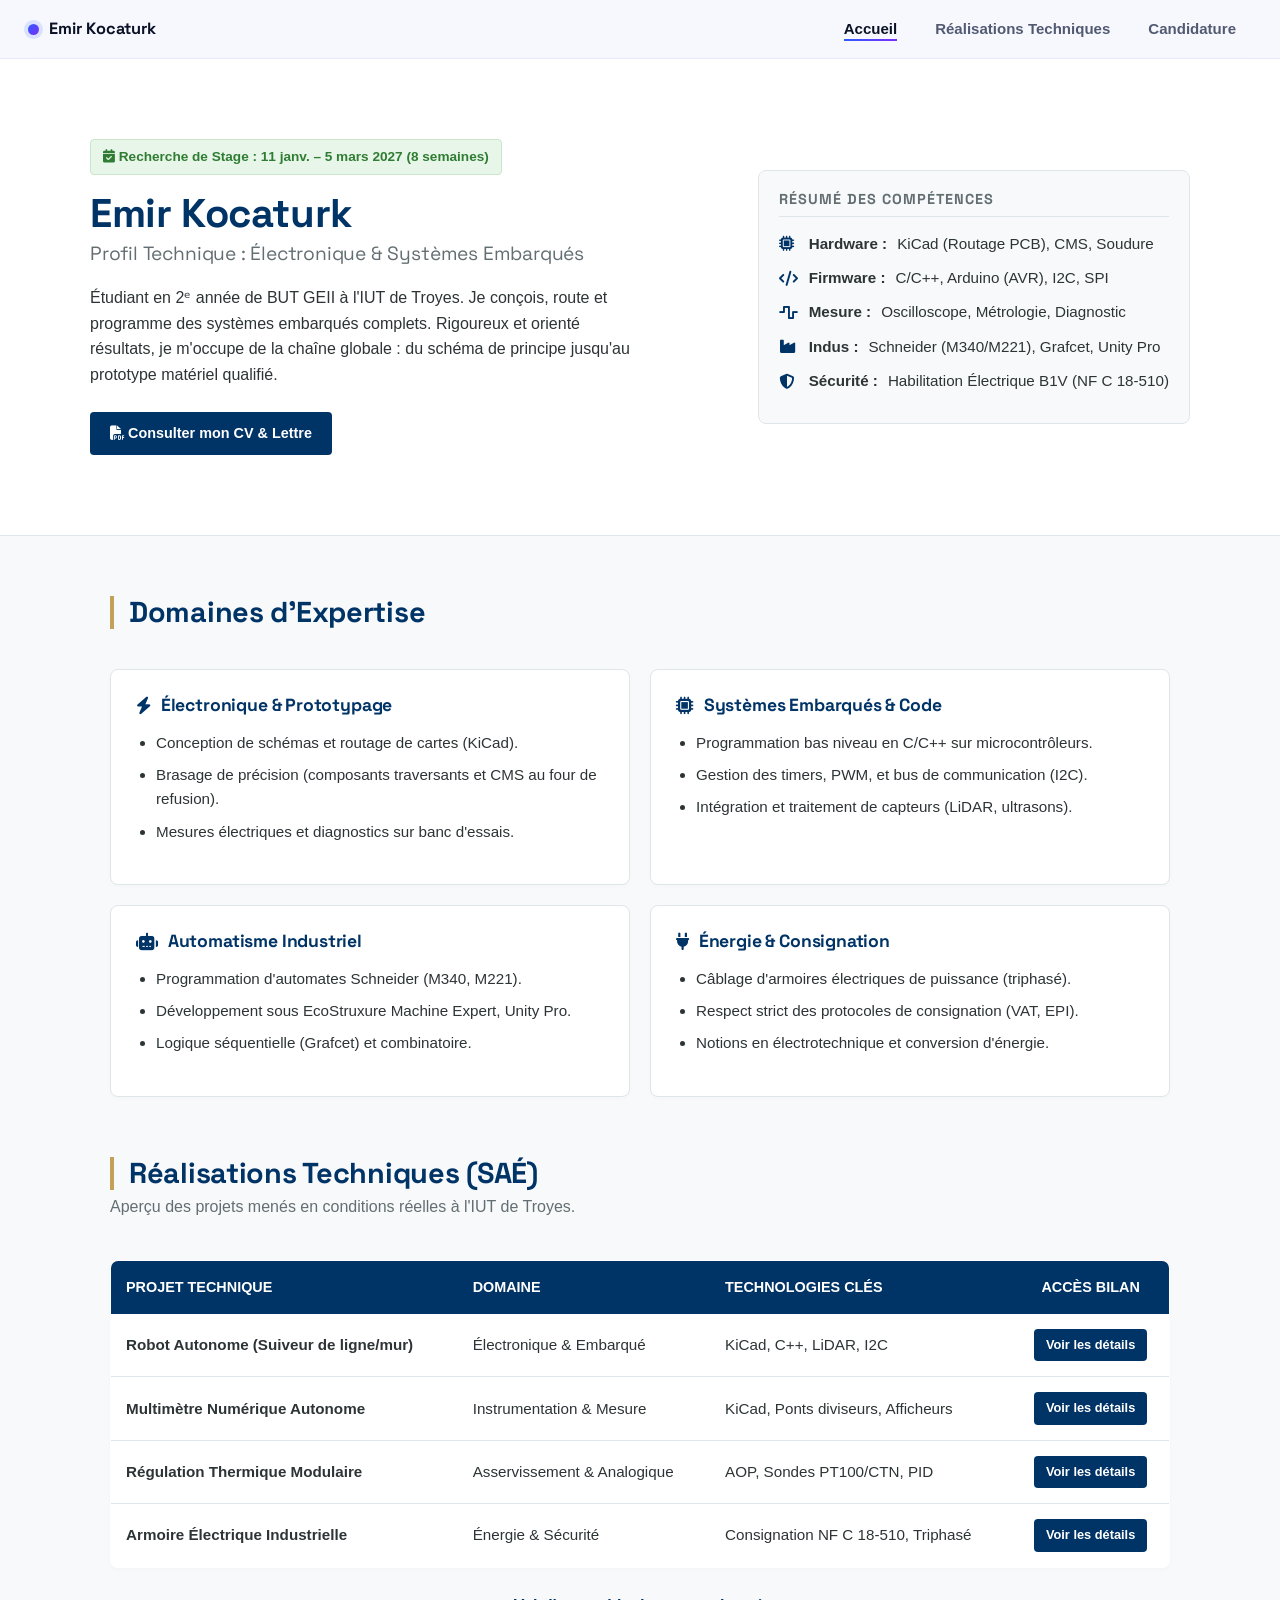
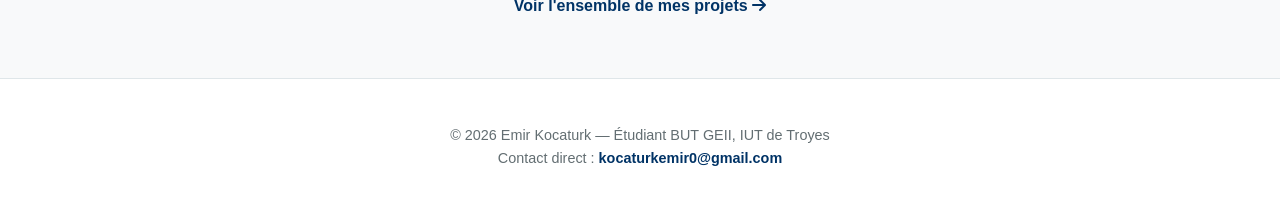
<file: index.html>
<!DOCTYPE html>
<html lang="fr">
<head>
<meta charset="UTF-8">
<meta name="viewport" content="width=device-width, initial-scale=1">
<title>Emir Kocaturk | Portfolio Technique GEII</title>
<meta name="description" content="Portfolio d'Emir Kocaturk, étudiant BUT2 GEII (IUT de Troyes) — Profil Électronique, Automatisme et Systèmes Embarqués. Stage 2027.">
<link rel="stylesheet" href="style.css">
<link rel="stylesheet" href="https://cdnjs.cloudflare.com/ajax/libs/font-awesome/6.5.1/css/all.min.css">
<style>
  /* STYLES SPÉCIFIQUES POUR UN RENDU "PRO" ET ÉPURÉ (SANS EFFET TEMPLATE) */
  :root {
    --bg-color: #f8f9fa;
    --text-main: #2d3436;
    --text-muted: #636e72;
    --primary-blue: #003366;
    --accent-gold: #c5a059;
    --border-color: #dfe6e9;
  }
  
  body {
    background-color: var(--bg-color);
    color: var(--text-main);
    font-family: 'Segoe UI', Roboto, Helvetica, Arial, sans-serif;
    line-height: 1.6;
  }

  .pro-hero {
    background: #ffffff;
    border-bottom: 1px solid var(--border-color);
    padding: 80px 20px;
  }

  .pro-hero-container {
    max-width: 1100px;
    margin: 0 auto;
    display: flex;
    justify-content: space-between;
    align-items: center;
    gap: 40px;
    flex-wrap: wrap;
  }

  .pro-hero-text {
    flex: 1;
    min-width: 300px;
  }

  .availability-badge {
    display: inline-block;
    background: #e8f5e9;
    color: #2e7d32;
    padding: 6px 12px;
    border-radius: 4px;
    font-size: 0.85rem;
    font-weight: 600;
    margin-bottom: 15px;
    border: 1px solid #c8e6c9;
  }

  .pro-hero h1 {
    font-size: 2.5rem;
    color: var(--primary-blue);
    margin-bottom: 5px;
    line-height: 1.2;
  }

  .pro-hero h2 {
    font-size: 1.2rem;
    color: var(--text-muted);
    font-weight: 400;
    margin-bottom: 20px;
  }

  .tech-stack-box {
    background: var(--bg-color);
    border: 1px solid var(--border-color);
    border-radius: 8px;
    padding: 20px;
    min-width: 350px;
  }

  .tech-stack-box h3 {
    font-size: 0.9rem;
    text-transform: uppercase;
    color: var(--text-muted);
    margin-bottom: 15px;
    letter-spacing: 1px;
    border-bottom: 1px solid var(--border-color);
    padding-bottom: 8px;
  }

  .stack-list {
    list-style: none;
    padding: 0;
    margin: 0;
    font-size: 0.95rem;
  }

  .stack-list li {
    margin-bottom: 10px;
    display: flex;
    align-items: center;
    gap: 10px;
  }

  .stack-list i {
    color: var(--primary-blue);
    width: 20px;
  }

  .section-container {
    max-width: 1100px;
    margin: 60px auto;
    padding: 0 20px;
  }

  .section-header {
    margin-bottom: 40px;
  }
  .section-header h2 {
    color: var(--primary-blue);
    font-size: 1.8rem;
    border-left: 4px solid var(--accent-gold);
    padding-left: 15px;
  }

  /* Grille des compétences (Style Dashboard) */
  .grid-2x2 {
    display: grid;
    grid-template-columns: repeat(auto-fit, minmax(450px, 1fr));
    gap: 20px;
  }

  .skill-panel {
    background: #ffffff;
    border: 1px solid var(--border-color);
    padding: 25px;
    border-radius: 8px;
    box-shadow: 0 2px 4px rgba(0,0,0,0.02);
  }

  .skill-panel h3 {
    color: var(--primary-blue);
    display: flex;
    align-items: center;
    gap: 10px;
    margin-bottom: 15px;
    font-size: 1.1rem;
  }

  .skill-panel ul {
    padding-left: 20px;
    color: var(--text-main);
    font-size: 0.95rem;
  }

  .skill-panel ul li {
    margin-bottom: 8px;
  }

  /* Tableau des Projets (Très pro) */
  .projects-table {
    width: 100%;
    background: #ffffff;
    border-collapse: collapse;
    border: 1px solid var(--border-color);
    box-shadow: 0 2px 4px rgba(0,0,0,0.02);
    border-radius: 8px;
    overflow: hidden;
  }

  .projects-table th {
    background: var(--primary-blue);
    color: white;
    text-align: left;
    padding: 15px;
    font-size: 0.9rem;
    text-transform: uppercase;
  }

  .projects-table td {
    padding: 15px;
    border-bottom: 1px solid var(--border-color);
    font-size: 0.95rem;
  }

  .projects-table tr:hover {
    background: #f1f2f6;
  }

  .btn-pro {
    display: inline-block;
    background: var(--primary-blue);
    color: white;
    padding: 10px 20px;
    text-decoration: none;
    border-radius: 4px;
    font-weight: bold;
    font-size: 0.9rem;
    transition: background 0.3s;
  }
  .btn-pro:hover {
    background: #002244;
  }

  @media (max-width: 768px) {
    .grid-2x2 { grid-template-columns: 1fr; }
    .tech-stack-box { min-width: 100%; }
    .projects-table { display: block; overflow-x: auto; }
  }
</style>
</head>
<body>

<nav class="nav">
  <a href="index.html" class="nav__logo"><span class="nav__logo-dot"></span> Emir Kocaturk</a>
  <button class="nav__toggle" aria-label="Ouvrir le menu" aria-expanded="false"><span></span></button>
  <ul class="nav__links">
    <li><a href="index.html" class="active">Accueil</a></li>
    <li><a href="projets.html">Réalisations Techniques</a></li>
    <li><a href="cv.html">Candidature</a></li>
  </ul>
</nav>

<!-- SECTION HÉRO (Focus Recruteur) -->
<header class="pro-hero">
  <div class="pro-hero-container">
    <div class="pro-hero-text">
      <div class="availability-badge">
        <i class="fas fa-calendar-check"></i> Recherche de Stage : 11 janv. – 5 mars 2027 (8 semaines)
      </div>
      <h1>Emir Kocaturk</h1>
      <h2>Profil Technique : Électronique &amp; Systèmes Embarqués</h2>
      <p style="margin-bottom: 25px; max-width: 550px;">
        Étudiant en 2ᵉ année de BUT GEII à l'IUT de Troyes. Je conçois, route et programme des systèmes embarqués complets. Rigoureux et orienté résultats, je m'occupe de la chaîne globale : du schéma de principe jusqu'au prototype matériel qualifié.
      </p>
      <a href="cv.html" class="btn-pro"><i class="fas fa-file-pdf"></i> Consulter mon CV & Lettre</a>
    </div>

    <!-- BOÎTE STACK TECHNIQUE (Ce que le recruteur lit en premier) -->
    <div class="tech-stack-box">
      <h3>Résumé des Compétences</h3>
      <ul class="stack-list">
        <li><i class="fas fa-microchip"></i> <strong>Hardware :</strong> KiCad (Routage PCB), CMS, Soudure</li>
        <li><i class="fas fa-code"></i> <strong>Firmware :</strong> C/C++, Arduino (AVR), I2C, SPI</li>
        <li><i class="fas fa-wave-square"></i> <strong>Mesure :</strong> Oscilloscope, Métrologie, Diagnostic</li>
        <li><i class="fas fa-industry"></i> <strong>Indus :</strong> Schneider (M340/M221), Grafcet, Unity Pro</li>
        <li><i class="fas fa-shield-alt"></i> <strong>Sécurité :</strong> Habilitation Électrique B1V (NF C 18-510)</li>
      </ul>
    </div>
  </div>
</header>

<!-- SECTION DOMAINES D'EXPERTISE (Design propre) -->
<section class="section-container" id="expertise">
  <div class="section-header">
    <h2>Domaines d'Expertise</h2>
  </div>

  <div class="grid-2x2">
    <div class="skill-panel">
      <h3><i class="fas fa-bolt"></i> Électronique &amp; Prototypage</h3>
      <ul>
        <li>Conception de schémas et routage de cartes (KiCad).</li>
        <li>Brasage de précision (composants traversants et CMS au four de refusion).</li>
        <li>Mesures électriques et diagnostics sur banc d'essais.</li>
      </ul>
    </div>

    <div class="skill-panel">
      <h3><i class="fas fa-microchip"></i> Systèmes Embarqués &amp; Code</h3>
      <ul>
        <li>Programmation bas niveau en C/C++ sur microcontrôleurs.</li>
        <li>Gestion des timers, PWM, et bus de communication (I2C).</li>
        <li>Intégration et traitement de capteurs (LiDAR, ultrasons).</li>
      </ul>
    </div>

    <div class="skill-panel">
      <h3><i class="fas fa-robot"></i> Automatisme Industriel</h3>
      <ul>
        <li>Programmation d'automates Schneider (M340, M221).</li>
        <li>Développement sous EcoStruxure Machine Expert, Unity Pro.</li>
        <li>Logique séquentielle (Grafcet) et combinatoire.</li>
      </ul>
    </div>

    <div class="skill-panel">
      <h3><i class="fas fa-plug"></i> Énergie &amp; Consignation</h3>
      <ul>
        <li>Câblage d'armoires électriques de puissance (triphasé).</li>
        <li>Respect strict des protocoles de consignation (VAT, EPI).</li>
        <li>Notions en électrotechnique et conversion d'énergie.</li>
      </ul>
    </div>
  </div>
</section>

<!-- SECTION PROJETS (Tableau de bord industriel) -->
<section class="section-container" id="projets">
  <div class="section-header">
    <h2>Réalisations Techniques (SAÉ)</h2>
    <p style="color: var(--text-muted); margin-top: -10px;">Aperçu des projets menés en conditions réelles à l'IUT de Troyes.</p>
  </div>

  <table class="projects-table">
    <thead>
      <tr>
        <th>Projet Technique</th>
        <th>Domaine</th>
        <th>Technologies Clés</th>
        <th style="text-align: center;">Accès Bilan</th>
      </tr>
    </thead>
    <tbody>
      <tr>
        <td><strong>Robot Autonome (Suiveur de ligne/mur)</strong></td>
        <td>Électronique & Embarqué</td>
        <td>KiCad, C++, LiDAR, I2C</td>
        <td style="text-align: center;"><a href="sae-robot.html" class="btn-pro" style="padding: 6px 12px; font-size: 0.8rem;">Voir les détails</a></td>
      </tr>
      <tr>
        <td><strong>Multimètre Numérique Autonome</strong></td>
        <td>Instrumentation & Mesure</td>
        <td>KiCad, Ponts diviseurs, Afficheurs</td>
        <td style="text-align: center;"><a href="sae-multimetre.html" class="btn-pro" style="padding: 6px 12px; font-size: 0.8rem;">Voir les détails</a></td>
      </tr>
      <tr>
        <td><strong>Régulation Thermique Modulaire</strong></td>
        <td>Asservissement & Analogique</td>
        <td>AOP, Sondes PT100/CTN, PID</td>
        <td style="text-align: center;"><a href="sae-temperature.html" class="btn-pro" style="padding: 6px 12px; font-size: 0.8rem;">Voir les détails</a></td>
      </tr>
      <tr>
        <td><strong>Armoire Électrique Industrielle</strong></td>
        <td>Énergie & Sécurité</td>
        <td>Consignation NF C 18-510, Triphasé</td>
        <td style="text-align: center;"><a href="sae-armoire.html" class="btn-pro" style="padding: 6px 12px; font-size: 0.8rem;">Voir les détails</a></td>
      </tr>
    </tbody>
  </table>

  <div style="text-align: center; margin-top: 25px;">
    <a href="projets.html" style="color: var(--primary-blue); font-weight: bold; text-decoration: none;">Voir l'ensemble de mes projets <i class="fas fa-arrow-right"></i></a>
  </div>
</section>

<!-- FOOTER -->
<footer style="background: white; border-top: 1px solid var(--border-color); padding: 30px; text-align: center; margin-top: 50px;">
  <p style="color: var(--text-muted); font-size: 0.9rem;">
    © 2026 Emir Kocaturk — Étudiant BUT GEII, IUT de Troyes<br>
    Contact direct : <a href="mailto:kocaturkemir0@gmail.com" style="color: var(--primary-blue); font-weight: bold; text-decoration: none;">kocaturkemir0@gmail.com</a>
  </p>
</footer>

<script src="main.js"></script>
</body>
</html>
</file>
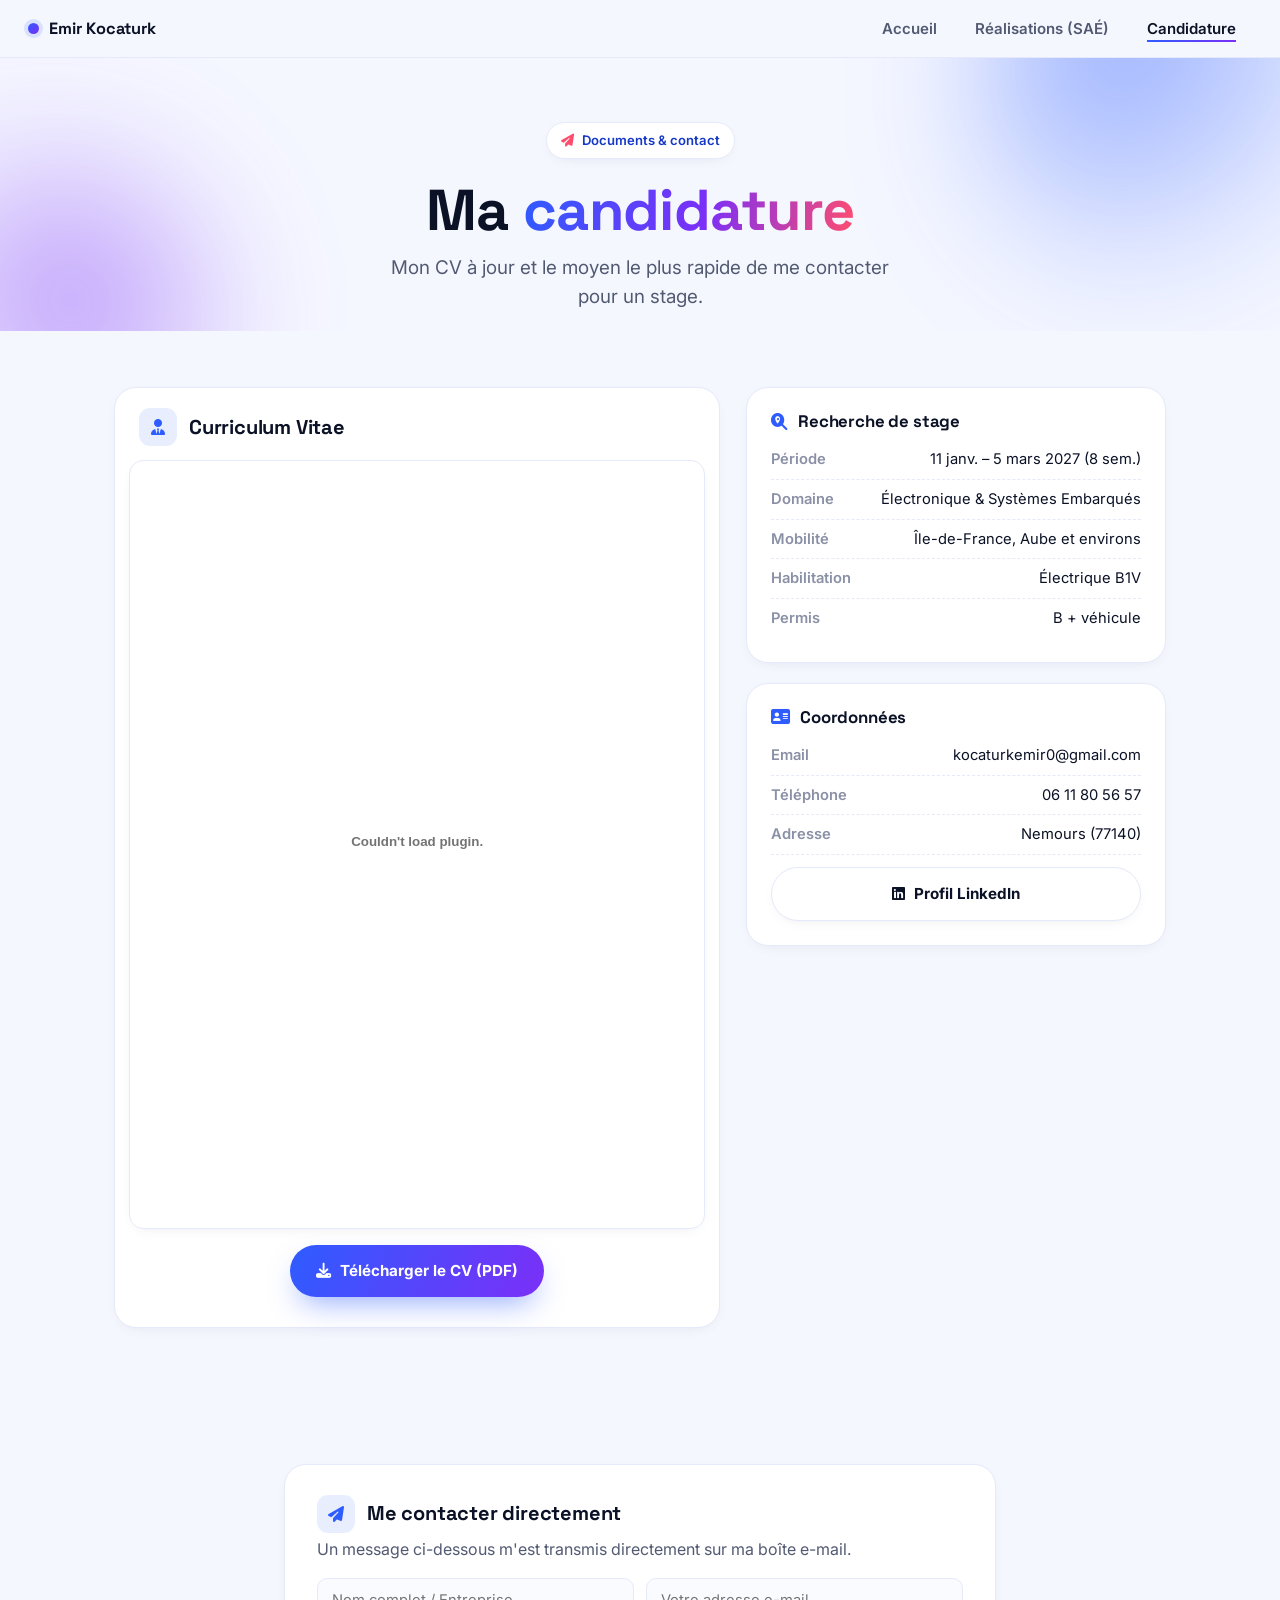
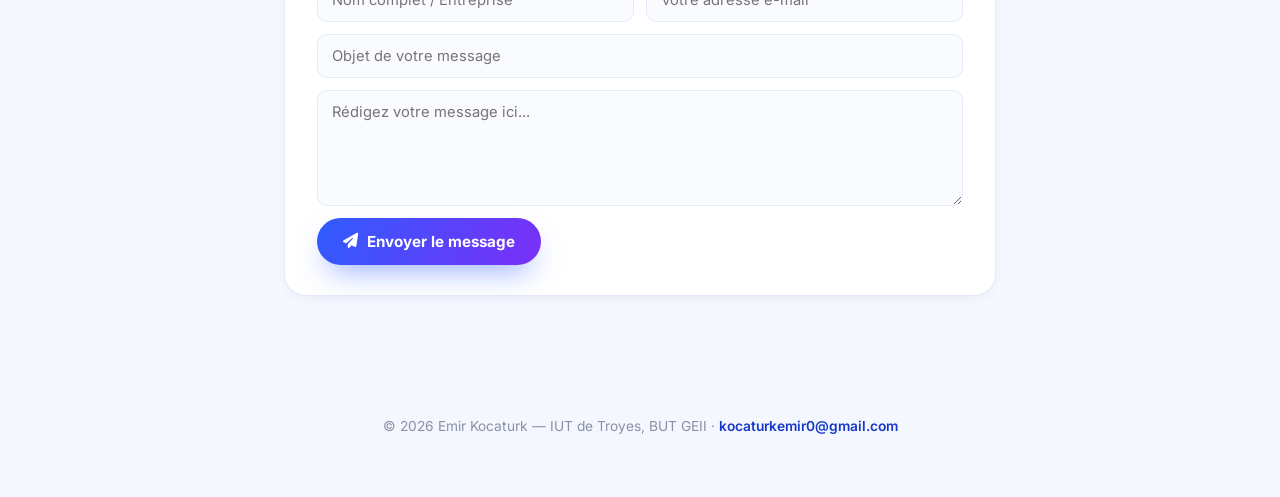
<file: cv.html>
<!DOCTYPE html>
<html lang="fr">
<head>
<meta charset="UTF-8">
<meta name="viewport" content="width=device-width, initial-scale=1">
<title>Candidature | Emir Kocaturk</title>
<meta name="description" content="CV et coordonnées d'Emir Kocaturk, étudiant BUT2 GEII, à la recherche d'un stage en électronique et systèmes embarqués du 11 janvier au 5 mars 2027.">
<link rel="stylesheet" href="style.css">
<link rel="stylesheet" href="https://cdnjs.cloudflare.com/ajax/libs/font-awesome/6.5.1/css/all.min.css">
</head>
<body>

<nav class="nav">
  <a href="index.html" class="nav__logo"><span class="nav__logo-dot"></span> Emir Kocaturk</a>
  <button class="nav__toggle" aria-label="Ouvrir le menu" aria-expanded="false"><span></span></button>
  <ul class="nav__links">
    <li><a href="index.html">Accueil</a></li>
    <li><a href="projets.html">Réalisations (SAÉ)</a></li>
    <li><a href="cv.html" class="active">Candidature</a></li>
  </ul>
</nav>

<header class="hero" style="padding-bottom:10px;">
  <div class="hero__blob hero__blob--a" aria-hidden="true"></div>
  <div class="hero__blob hero__blob--b" aria-hidden="true"></div>
  <div class="wrap" style="position:relative; z-index:1; text-align:center; max-width:680px; margin:0 auto;">
    <span class="hero__badge" style="animation:rise .6s ease forwards;"><i class="fas fa-paper-plane"></i> Documents &amp; contact</span>
    <h1 style="margin-top:18px; animation:rise .6s .1s ease forwards; opacity:0;">Ma <span class="accent">candidature</span></h1>
    <p class="hero__role" style="margin:0 auto 10px; animation:rise .6s .2s ease forwards; opacity:0;">Mon CV à jour et le moyen le plus rapide de me contacter pour un stage.</p>
  </div>
</header>

<section class="section section--tight">
  <div class="wrap">
    <div class="cv-layout">

      <div class="reveal">
        <div class="card" style="padding:14px;">
          <h2 style="margin:6px 10px 14px;"><i class="fas fa-user-tie" style="color:var(--blue);"></i> Curriculum Vitae</h2>
          <div class="pdf-viewer">
            <embed src="fichiers/cv.pdf" type="application/pdf" class="pdf-frame">
          </div>
          <p style="text-align:center; margin-top:16px;">
            <a href="fichiers/cv.pdf" target="_blank" class="btn btn--primary"><i class="fas fa-download"></i> Télécharger le CV (PDF)</a>
          </p>
        </div>
      </div>

      <div class="reveal">
        <div class="side-card">
          <h3><i class="fas fa-search-location"></i> Recherche de stage</h3>
          <div class="info-row"><span>Période</span><span>11 janv. – 5 mars 2027 (8 sem.)</span></div>
          <div class="info-row"><span>Domaine</span><span>Électronique &amp; Systèmes Embarqués</span></div>
          <div class="info-row"><span>Mobilité</span><span>Île-de-France, Aube et environs</span></div>
          <div class="info-row"><span>Habilitation</span><span>Électrique B1V</span></div>
          <div class="info-row"><span>Permis</span><span>B + véhicule</span></div>
        </div>

        <div class="side-card">
          <h3><i class="fas fa-address-card"></i> Coordonnées</h3>
          <div class="info-row"><span>Email</span><span><a href="mailto:kocaturkemir0@gmail.com">kocaturkemir0@gmail.com</a></span></div>
          <div class="info-row"><span>Téléphone</span><span>06 11 80 56 57</span></div>
          <div class="info-row"><span>Adresse</span><span>Nemours (77140)</span></div>
          <a href="https://www.linkedin.com/in/emir-kocaturk-189406390/" target="_blank" class="btn btn--ghost" style="width:100%; justify-content:center; margin-top:12px;">
            <i class="fab fa-linkedin"></i> Profil LinkedIn
          </a>
        </div>
      </div>

    </div>
  </div>
</section>

<section class="section section--tight">
  <div class="wrap" style="max-width:760px;">
    <div class="card reveal">
      <h2><i class="fas fa-paper-plane"></i> Me contacter directement</h2>
      <p style="margin-top:-6px;">Un message ci-dessous m'est transmis directement sur ma boîte e-mail.</p>

      <form action="https://formspree.io/f/TON_ID_FORMSPREE" method="POST" class="form-grid">
        <input type="hidden" name="_to" value="kocaturkemir0@gmail.com">
        <div class="form-row">
          <input class="field" type="text" name="name" placeholder="Nom complet / Entreprise" required>
          <input class="field" type="email" name="email" placeholder="Votre adresse e-mail" required>
        </div>
        <input class="field" type="text" name="subject" placeholder="Objet de votre message" required>
        <textarea class="field" name="message" placeholder="Rédigez votre message ici..." rows="5" required></textarea>
        <button type="submit" class="btn btn--primary" style="width:fit-content;">
          <i class="fas fa-paper-plane"></i> Envoyer le message
        </button>
      </form>
    </div>
  </div>
</section>

<footer>
  © 2026 Emir Kocaturk — IUT de Troyes, BUT GEII · <a href="mailto:kocaturkemir0@gmail.com">kocaturkemir0@gmail.com</a>
</footer>

<button class="to-top" aria-label="Retour en haut"><i class="fas fa-arrow-up"></i></button>
<script src="main.js"></script>
</body>
</html>
</file>
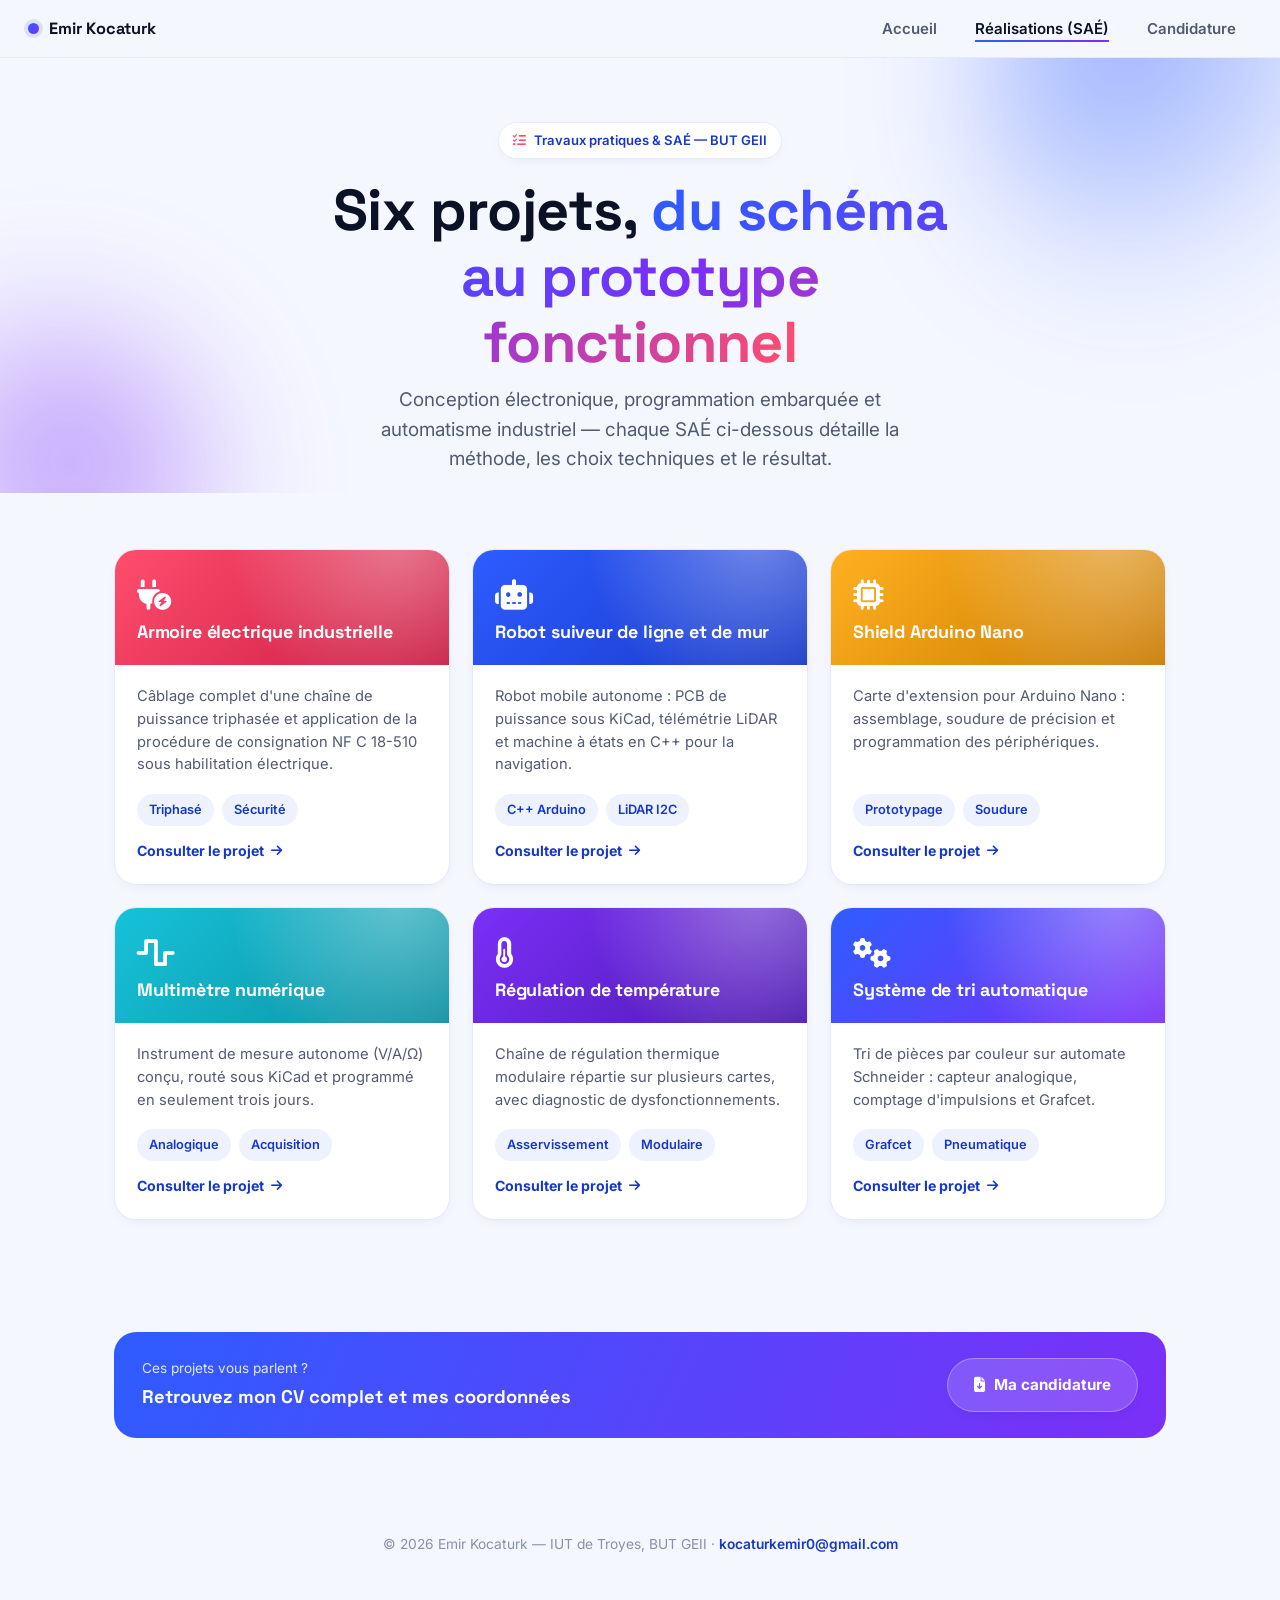
<file: projets.html>
<!DOCTYPE html>
<html lang="fr">
<head>
<meta charset="UTF-8">
<meta name="viewport" content="width=device-width, initial-scale=1">
<title>Réalisations SAÉ | Emir Kocaturk</title>
<meta name="description" content="Six projets techniques (SAÉ) réalisés en BUT GEII à l'IUT de Troyes : robot autonome, multimètre numérique, armoire électrique, automatisme, régulation, shield Arduino.">
<link rel="stylesheet" href="style.css">
<link rel="stylesheet" href="https://cdnjs.cloudflare.com/ajax/libs/font-awesome/6.5.1/css/all.min.css">
</head>
<body>

<nav class="nav">
  <a href="index.html" class="nav__logo"><span class="nav__logo-dot"></span> Emir Kocaturk</a>
  <button class="nav__toggle" aria-label="Ouvrir le menu" aria-expanded="false"><span></span></button>
  <ul class="nav__links">
    <li><a href="index.html">Accueil</a></li>
    <li><a href="projets.html" class="active">Réalisations (SAÉ)</a></li>
    <li><a href="cv.html">Candidature</a></li>
  </ul>
</nav>

<header class="hero" style="padding-bottom:10px;">
  <div class="hero__blob hero__blob--a" aria-hidden="true"></div>
  <div class="hero__blob hero__blob--b" aria-hidden="true"></div>
  <div class="wrap" style="position:relative; z-index:1; text-align:center; max-width:720px; margin:0 auto;">
    <span class="hero__badge" style="animation:rise .6s ease forwards;"><i class="fas fa-tasks"></i> Travaux pratiques &amp; SAÉ — BUT GEII</span>
    <h1 style="margin-top:18px; animation:rise .6s .1s ease forwards; opacity:0;">Six projets, <span class="accent">du schéma au prototype fonctionnel</span></h1>
    <p class="hero__role" style="margin:0 auto 10px; animation:rise .6s .2s ease forwards; opacity:0;">Conception électronique, programmation embarquée et automatisme industriel — chaque SAÉ ci-dessous détaille la méthode, les choix techniques et le résultat.</p>
  </div>
</header>

<section class="section section--tight">
  <div class="wrap">
    <div class="projects-grid">

      <a href="sae-armoire.html" class="project-card reveal">
        <div class="project-card__top pc-3"><i class="fas fa-plug-circle-bolt"></i><h3>Armoire électrique industrielle</h3></div>
        <div class="project-card__body">
          <p>Câblage complet d'une chaîne de puissance triphasée et application de la procédure de consignation NF C 18-510 sous habilitation électrique.</p>
          <div class="tag-row"><span class="tag">Triphasé</span><span class="tag">Sécurité</span></div>
          <span class="project-card__link">Consulter le projet <i class="fas fa-arrow-right"></i></span>
        </div>
      </a>

      <a href="sae-robot.html" class="project-card reveal">
        <div class="project-card__top pc-1"><i class="fas fa-robot"></i><h3>Robot suiveur de ligne et de mur</h3></div>
        <div class="project-card__body">
          <p>Robot mobile autonome : PCB de puissance sous KiCad, télémétrie LiDAR et machine à états en C++ pour la navigation.</p>
          <div class="tag-row"><span class="tag">C++ Arduino</span><span class="tag">LiDAR I2C</span></div>
          <span class="project-card__link">Consulter le projet <i class="fas fa-arrow-right"></i></span>
        </div>
      </a>

      <a href="sae-shield.html" class="project-card reveal">
        <div class="project-card__top pc-5"><i class="fas fa-microchip"></i><h3>Shield Arduino Nano</h3></div>
        <div class="project-card__body">
          <p>Carte d'extension pour Arduino Nano : assemblage, soudure de précision et programmation des périphériques.</p>
          <div class="tag-row"><span class="tag">Prototypage</span><span class="tag">Soudure</span></div>
          <span class="project-card__link">Consulter le projet <i class="fas fa-arrow-right"></i></span>
        </div>
      </a>

      <a href="sae-multimetre.html" class="project-card reveal">
        <div class="project-card__top pc-4"><i class="fas fa-wave-square"></i><h3>Multimètre numérique</h3></div>
        <div class="project-card__body">
          <p>Instrument de mesure autonome (V/A/Ω) conçu, routé sous KiCad et programmé en seulement trois jours.</p>
          <div class="tag-row"><span class="tag">Analogique</span><span class="tag">Acquisition</span></div>
          <span class="project-card__link">Consulter le projet <i class="fas fa-arrow-right"></i></span>
        </div>
      </a>

      <a href="sae-temperature.html" class="project-card reveal">
        <div class="project-card__top pc-2"><i class="fas fa-temperature-half"></i><h3>Régulation de température</h3></div>
        <div class="project-card__body">
          <p>Chaîne de régulation thermique modulaire répartie sur plusieurs cartes, avec diagnostic de dysfonctionnements.</p>
          <div class="tag-row"><span class="tag">Asservissement</span><span class="tag">Modulaire</span></div>
          <span class="project-card__link">Consulter le projet <i class="fas fa-arrow-right"></i></span>
        </div>
      </a>

      <a href="sae-automatisme.html" class="project-card reveal">
        <div class="project-card__top pc-6"><i class="fas fa-gears"></i><h3>Système de tri automatique</h3></div>
        <div class="project-card__body">
          <p>Tri de pièces par couleur sur automate Schneider : capteur analogique, comptage d'impulsions et Grafcet.</p>
          <div class="tag-row"><span class="tag">Grafcet</span><span class="tag">Pneumatique</span></div>
          <span class="project-card__link">Consulter le projet <i class="fas fa-arrow-right"></i></span>
        </div>
      </a>

    </div>
  </div>
</section>

<section class="section section--tight">
  <div class="wrap">
    <div class="next-project reveal">
      <div>
        <span>Ces projets vous parlent ?</span>
        <strong>Retrouvez mon CV complet et mes coordonnées</strong>
      </div>
      <a href="cv.html" class="btn btn--ghost"><i class="fas fa-file-arrow-down"></i> Ma candidature</a>
    </div>
  </div>
</section>

<footer>
  © 2026 Emir Kocaturk — IUT de Troyes, BUT GEII · <a href="mailto:kocaturkemir0@gmail.com">kocaturkemir0@gmail.com</a>
</footer>

<button class="to-top" aria-label="Retour en haut"><i class="fas fa-arrow-up"></i></button>
<script src="main.js"></script>
</body>
</html>
</file>
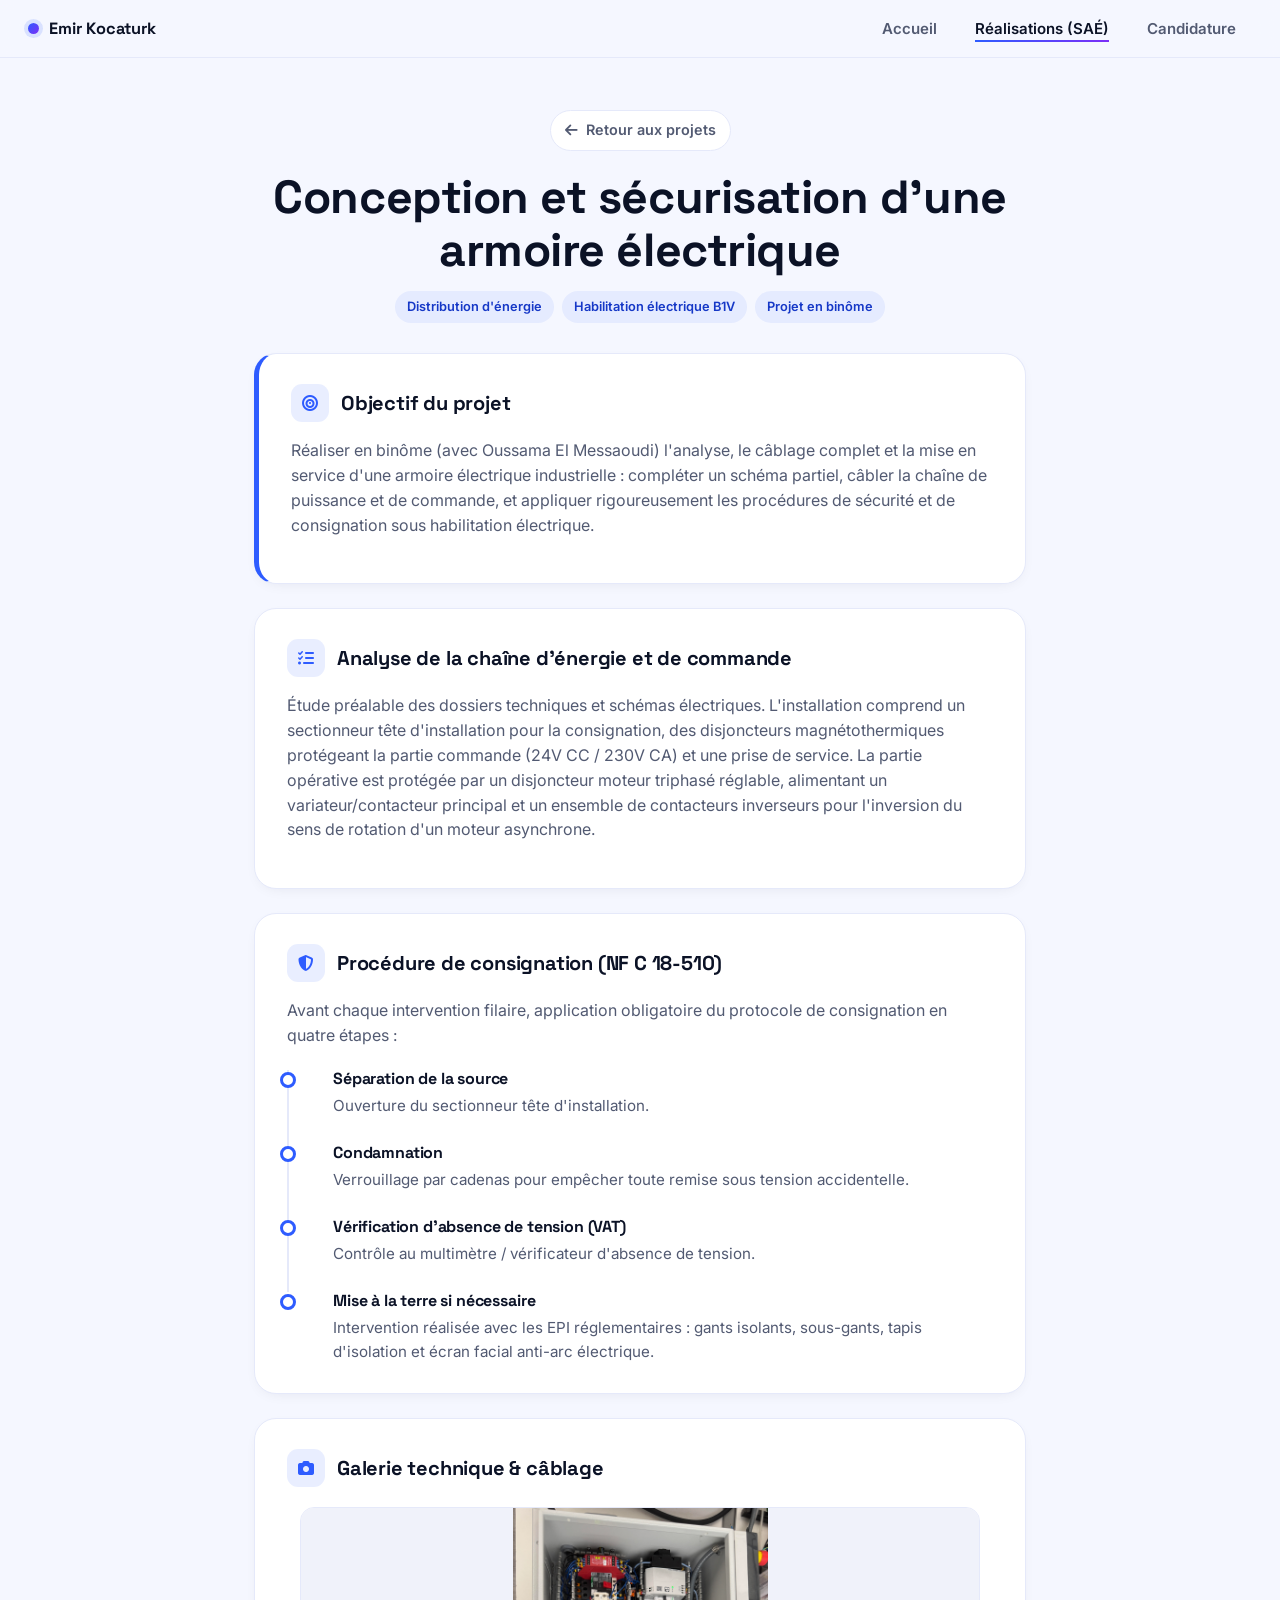
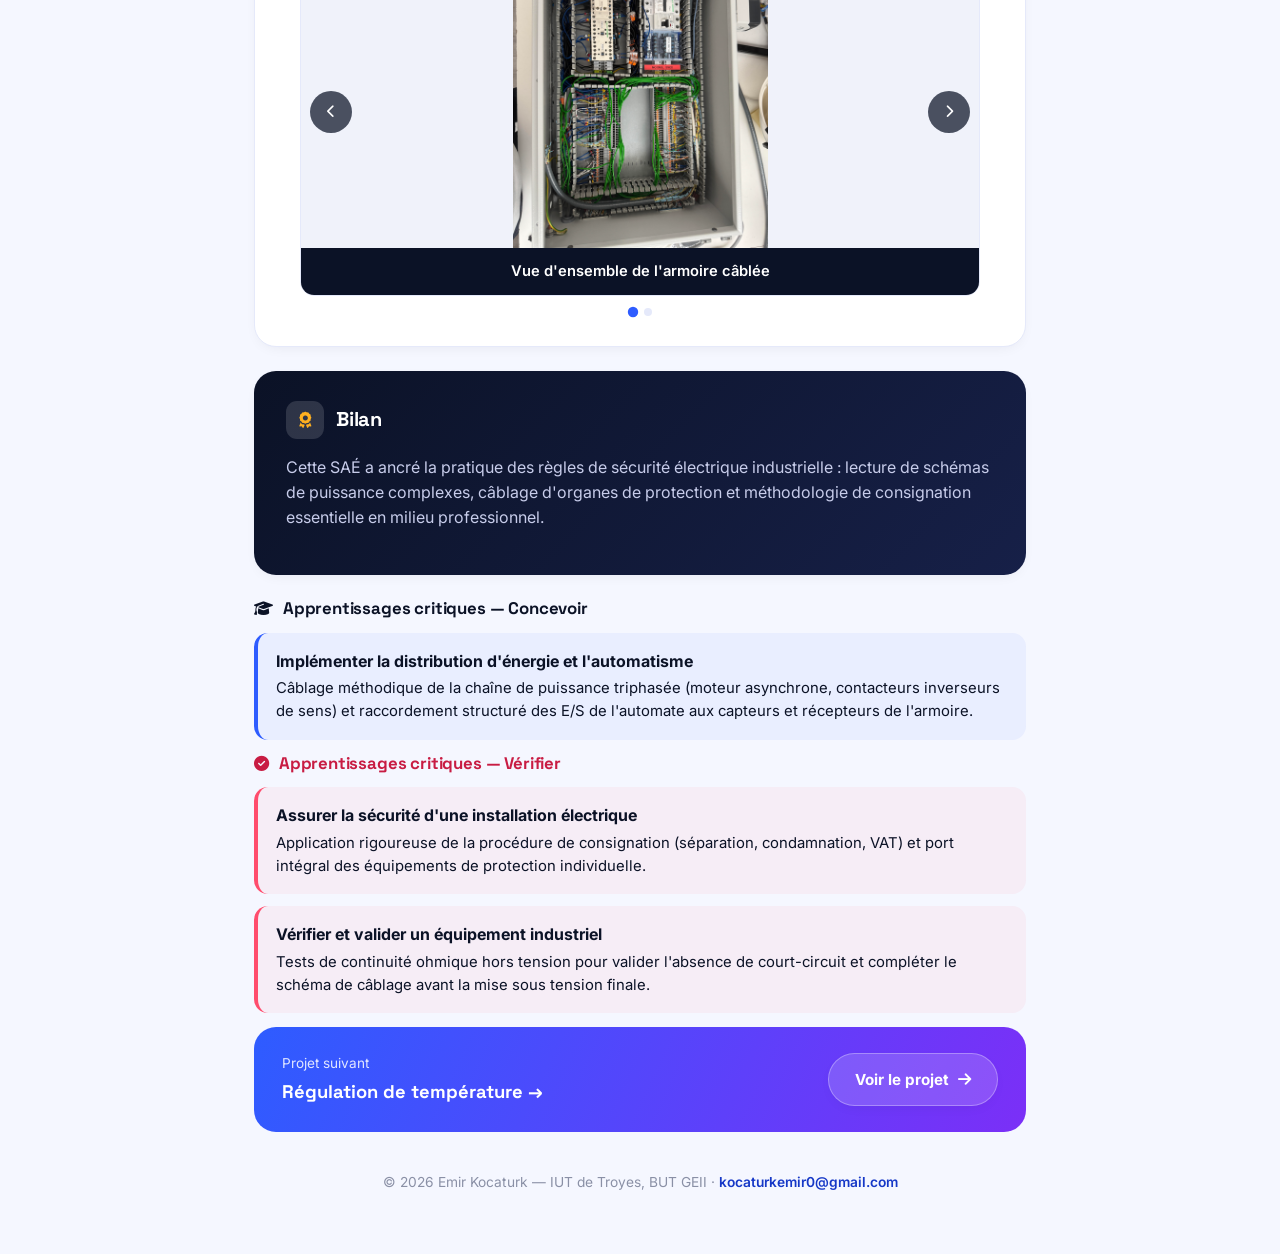
<file: sae-armoire.html>
<!DOCTYPE html>
<html lang="fr">
<head>
<meta charset="UTF-8">
<meta name="viewport" content="width=device-width, initial-scale=1">
<title>Armoire électrique industrielle | Emir Kocaturk</title>
<meta name="description" content="Câblage et sécurisation d'une armoire électrique industrielle : chaîne de puissance triphasée et procédure de consignation NF C 18-510 sous habilitation B1V.">
<link rel="stylesheet" href="style.css">
<link rel="stylesheet" href="https://cdnjs.cloudflare.com/ajax/libs/font-awesome/6.5.1/css/all.min.css">
</head>
<body>

<nav class="nav">
  <a href="index.html" class="nav__logo"><span class="nav__logo-dot"></span> Emir Kocaturk</a>
  <button class="nav__toggle" aria-label="Ouvrir le menu" aria-expanded="false"><span></span></button>
  <ul class="nav__links">
    <li><a href="index.html">Accueil</a></li>
    <li><a href="projets.html" class="active">Réalisations (SAÉ)</a></li>
    <li><a href="cv.html">Candidature</a></li>
  </ul>
</nav>

<header class="detail-header wrap">
  <a href="projets.html" class="back-link"><i class="fas fa-arrow-left"></i> Retour aux projets</a>
  <h1>Conception et sécurisation d'une armoire électrique</h1>
  <div class="detail-header__tags">
    <span class="tag">Distribution d'énergie</span>
    <span class="tag">Habilitation électrique B1V</span>
    <span class="tag">Projet en binôme</span>
  </div>
</header>

<main class="wrap" style="max-width:820px;">

  <section class="card card--objective reveal">
    <h2><i class="fas fa-bullseye"></i> Objectif du projet</h2>
    <p>Réaliser en binôme (avec Oussama El Messaoudi) l'analyse, le câblage complet et la mise en service d'une armoire électrique industrielle : compléter un schéma partiel, câbler la chaîne de puissance et de commande, et appliquer rigoureusement les procédures de sécurité et de consignation sous habilitation électrique.</p>
  </section>

  <section class="card reveal">
    <h2><i class="fas fa-list-check"></i> Analyse de la chaîne d'énergie et de commande</h2>
    <p>Étude préalable des dossiers techniques et schémas électriques. L'installation comprend un sectionneur tête d'installation pour la consignation, des disjoncteurs magnétothermiques protégeant la partie commande (24V CC / 230V CA) et une prise de service. La partie opérative est protégée par un disjoncteur moteur triphasé réglable, alimentant un variateur/contacteur principal et un ensemble de contacteurs inverseurs pour l'inversion du sens de rotation d'un moteur asynchrone.</p>
  </section>

  <section class="card reveal">
    <h2><i class="fas fa-shield-halved"></i> Procédure de consignation (NF C 18-510)</h2>
    <p>Avant chaque intervention filaire, application obligatoire du protocole de consignation en quatre étapes :</p>
    <ol class="timeline">
      <li><h4>Séparation de la source</h4><p>Ouverture du sectionneur tête d'installation.</p></li>
      <li><h4>Condamnation</h4><p>Verrouillage par cadenas pour empêcher toute remise sous tension accidentelle.</p></li>
      <li><h4>Vérification d'absence de tension (VAT)</h4><p>Contrôle au multimètre / vérificateur d'absence de tension.</p></li>
      <li><h4>Mise à la terre si nécessaire</h4><p>Intervention réalisée avec les EPI réglementaires : gants isolants, sous-gants, tapis d'isolation et écran facial anti-arc électrique.</p></li>
    </ol>
  </section>

  <section class="card reveal">
    <h2><i class="fas fa-camera"></i> Galerie technique &amp; câblage</h2>
    <div class="gallery" data-gallery>
      <div class="gallery__track">
        <div class="gallery__slide"><img src="images/armoirs.png" alt="Câblage global de l'armoire électrique"><div class="gallery__caption">Vue d'ensemble de l'armoire câblée</div></div>
        <div class="gallery__slide"><img src="images/verins.png" alt="Raccordement de la partie opérative et des vérins"><div class="gallery__caption">Partie opérative et actionneurs</div></div>
      </div>
      <button class="gallery__btn gallery__btn--prev" aria-label="Image précédente"><i class="fas fa-chevron-left"></i></button>
      <button class="gallery__btn gallery__btn--next" aria-label="Image suivante"><i class="fas fa-chevron-right"></i></button>
      <div class="gallery__dots"></div>
    </div>
  </section>

  <section class="card card--dark reveal">
    <h2><i class="fas fa-award"></i> Bilan</h2>
    <p>Cette SAÉ a ancré la pratique des règles de sécurité électrique industrielle : lecture de schémas de puissance complexes, câblage d'organes de protection et méthodologie de consignation essentielle en milieu professionnel.</p>
  </section>

  <section class="reveal" style="margin-bottom:14px;">
    <h3 class="section-label"><i class="fas fa-graduation-cap"></i> Apprentissages critiques — Concevoir</h3>
    <div class="comp-block">
      <strong>Implémenter la distribution d'énergie et l'automatisme</strong>
      <p>Câblage méthodique de la chaîne de puissance triphasée (moteur asynchrone, contacteurs inverseurs de sens) et raccordement structuré des E/S de l'automate aux capteurs et récepteurs de l'armoire.</p>
    </div>
  </section>

  <section class="reveal" style="margin-bottom:14px;">
    <h3 class="section-label section-label--verify"><i class="fas fa-check-circle"></i> Apprentissages critiques — Vérifier</h3>
    <div class="comp-block comp-block--verify">
      <strong>Assurer la sécurité d'une installation électrique</strong>
      <p>Application rigoureuse de la procédure de consignation (séparation, condamnation, VAT) et port intégral des équipements de protection individuelle.</p>
    </div>
    <div class="comp-block comp-block--verify">
      <strong>Vérifier et valider un équipement industriel</strong>
      <p>Tests de continuité ohmique hors tension pour valider l'absence de court-circuit et compléter le schéma de câblage avant la mise sous tension finale.</p>
    </div>
  </section>

  <div class="next-project reveal">
    <div><span>Projet suivant</span><strong>Régulation de température →</strong></div>
    <a href="sae-temperature.html" class="btn btn--ghost">Voir le projet <i class="fas fa-arrow-right"></i></a>
  </div>

</main>

<footer>
  © 2026 Emir Kocaturk — IUT de Troyes, BUT GEII · <a href="mailto:kocaturkemir0@gmail.com">kocaturkemir0@gmail.com</a>
</footer>

<button class="to-top" aria-label="Retour en haut"><i class="fas fa-arrow-up"></i></button>
<script src="main.js"></script>
</body>
</html>
</file>
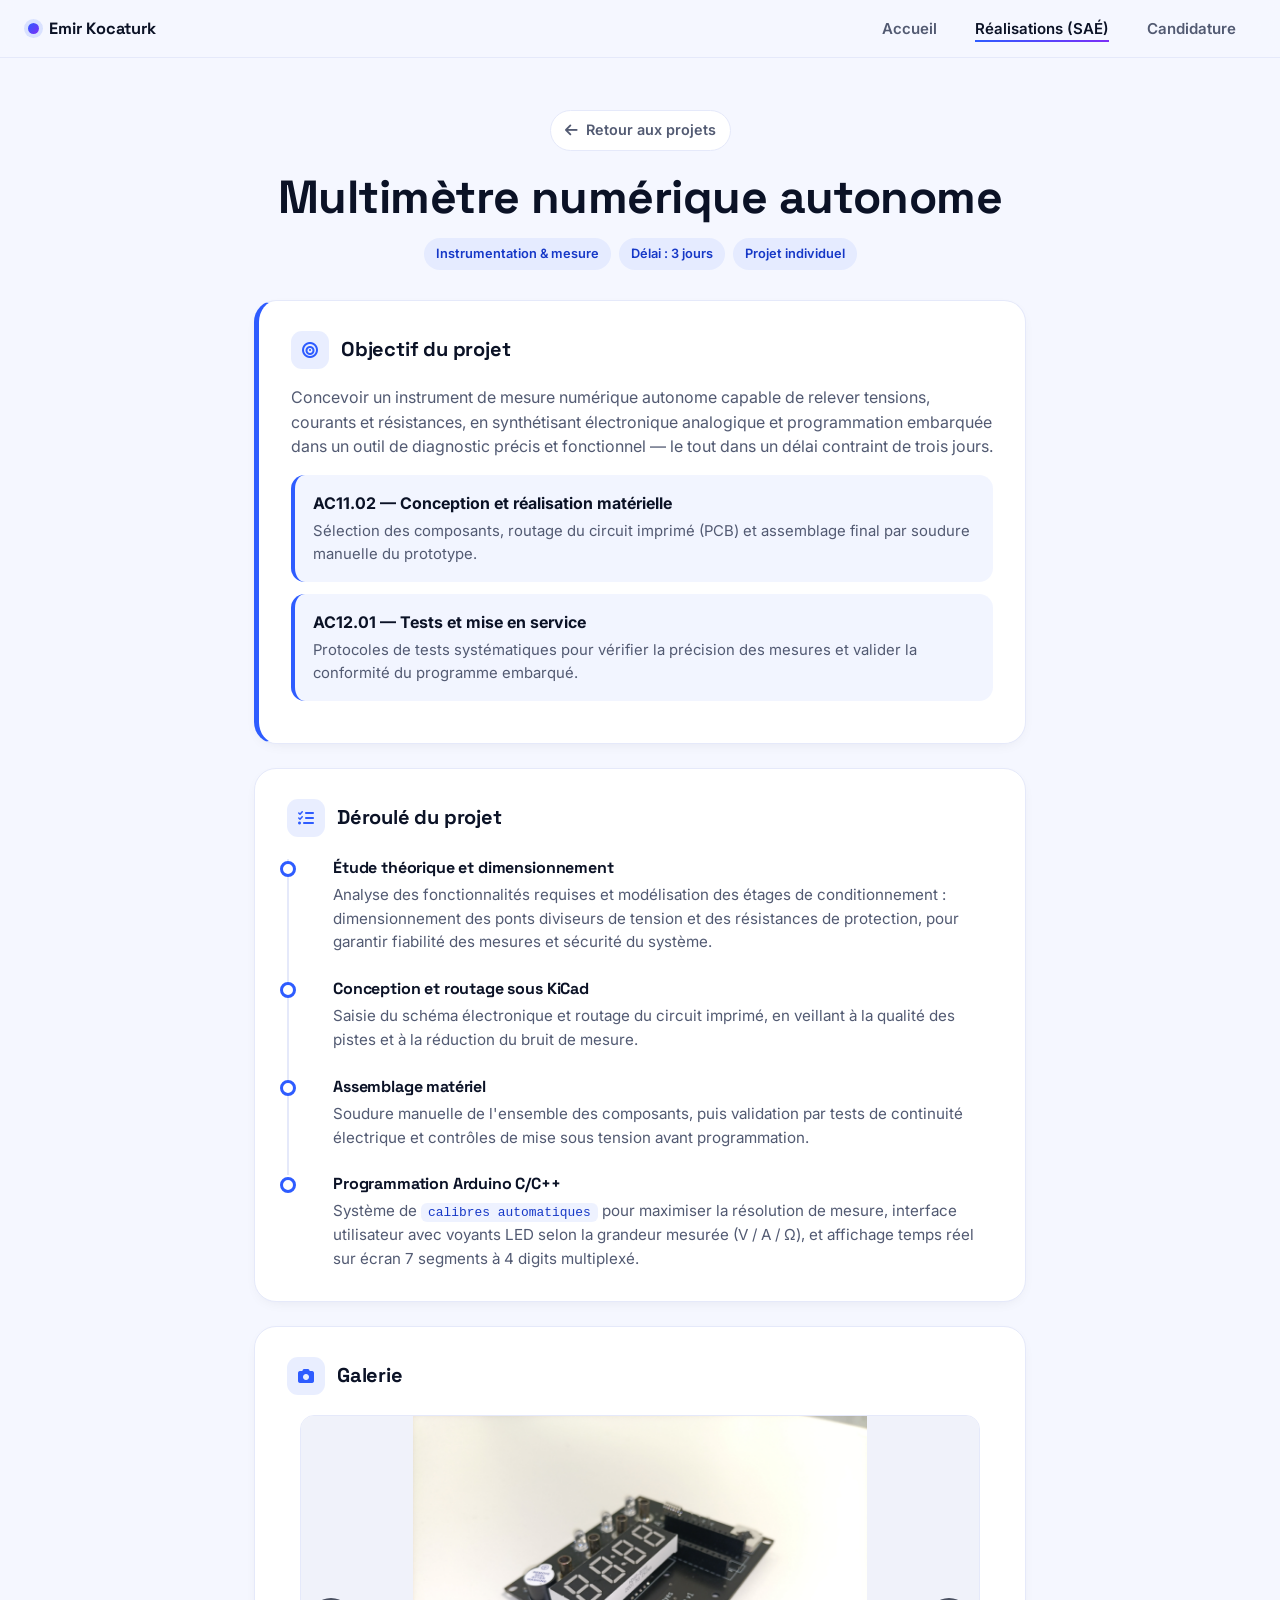
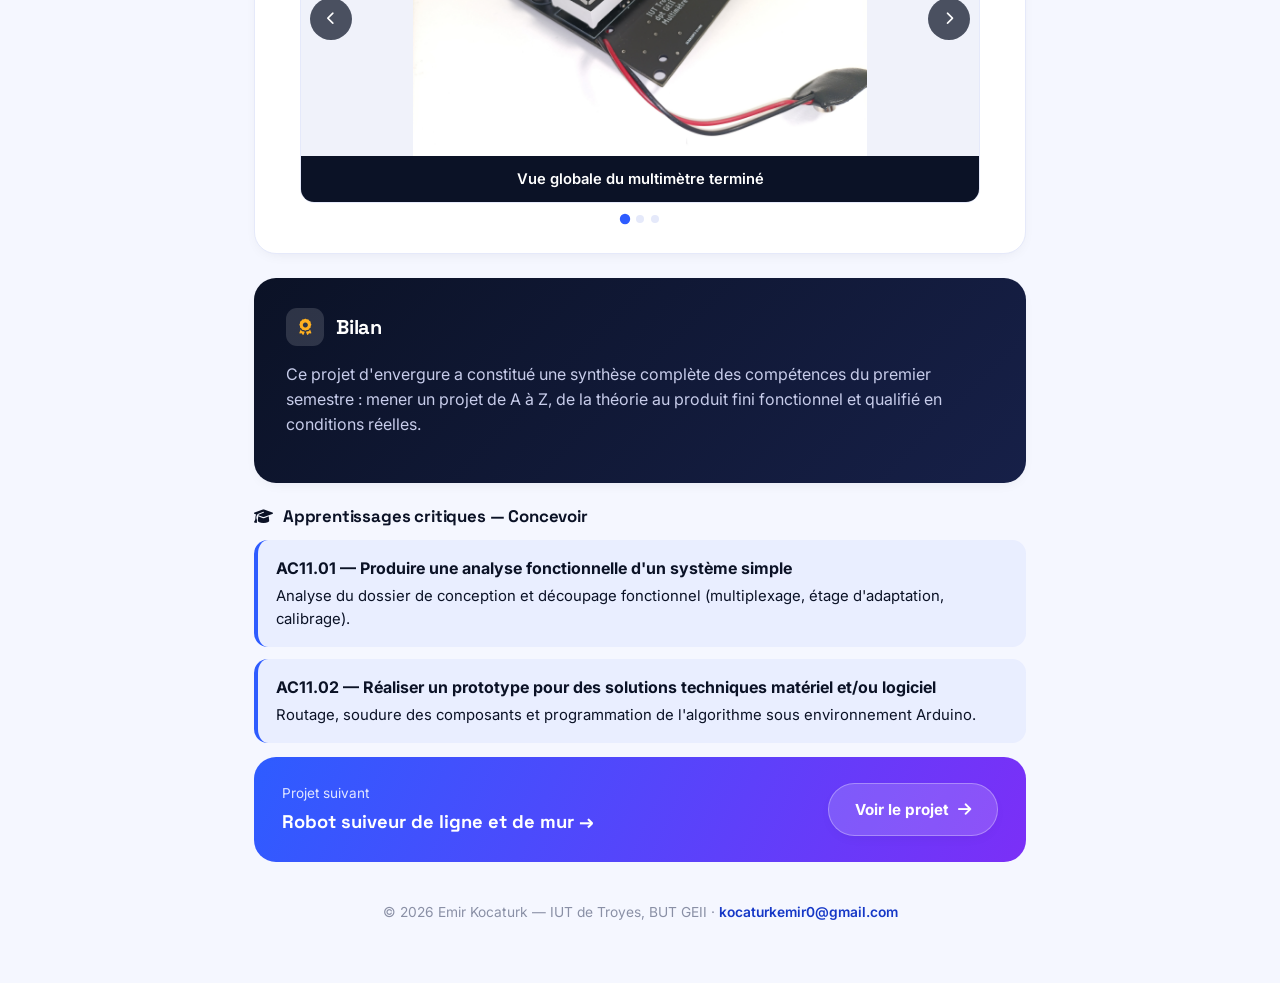
<file: sae-multimetre.html>
<!DOCTYPE html>
<html lang="fr">
<head>
<meta charset="UTF-8">
<meta name="viewport" content="width=device-width, initial-scale=1">
<title>Multimètre Numérique | Emir Kocaturk</title>
<meta name="description" content="Conception et réalisation d'un multimètre numérique autonome : dimensionnement, routage PCB sous KiCad et programmation Arduino, en trois jours.">
<link rel="stylesheet" href="style.css">
<link rel="stylesheet" href="https://cdnjs.cloudflare.com/ajax/libs/font-awesome/6.5.1/css/all.min.css">
</head>
<body>

<nav class="nav">
  <a href="index.html" class="nav__logo"><span class="nav__logo-dot"></span> Emir Kocaturk</a>
  <button class="nav__toggle" aria-label="Ouvrir le menu" aria-expanded="false"><span></span></button>
  <ul class="nav__links">
    <li><a href="index.html">Accueil</a></li>
    <li><a href="projets.html" class="active">Réalisations (SAÉ)</a></li>
    <li><a href="cv.html">Candidature</a></li>
  </ul>
</nav>

<header class="detail-header wrap">
  <a href="projets.html" class="back-link"><i class="fas fa-arrow-left"></i> Retour aux projets</a>
  <h1>Multimètre numérique autonome</h1>
  <div class="detail-header__tags">
    <span class="tag">Instrumentation &amp; mesure</span>
    <span class="tag">Délai : 3 jours</span>
    <span class="tag">Projet individuel</span>
  </div>
</header>

<main class="wrap" style="max-width:820px;">

  <section class="card card--objective reveal">
    <h2><i class="fas fa-bullseye"></i> Objectif du projet</h2>
    <p>Concevoir un instrument de mesure numérique autonome capable de relever tensions, courants et résistances, en synthétisant électronique analogique et programmation embarquée dans un outil de diagnostic précis et fonctionnel — le tout dans un délai contraint de trois jours.</p>
    <div class="comp-block" style="margin-top:16px;">
      <strong>AC11.02 — Conception et réalisation matérielle</strong>
      <p>Sélection des composants, routage du circuit imprimé (PCB) et assemblage final par soudure manuelle du prototype.</p>
    </div>
    <div class="comp-block" style="margin-top:10px;">
      <strong>AC12.01 — Tests et mise en service</strong>
      <p>Protocoles de tests systématiques pour vérifier la précision des mesures et valider la conformité du programme embarqué.</p>
    </div>
  </section>

  <section class="card reveal">
    <h2><i class="fas fa-list-check"></i> Déroulé du projet</h2>
    <ol class="timeline">
      <li>
        <h4>Étude théorique et dimensionnement</h4>
        <p>Analyse des fonctionnalités requises et modélisation des étages de conditionnement : dimensionnement des ponts diviseurs de tension et des résistances de protection, pour garantir fiabilité des mesures et sécurité du système.</p>
      </li>
      <li>
        <h4>Conception et routage sous KiCad</h4>
        <p>Saisie du schéma électronique et routage du circuit imprimé, en veillant à la qualité des pistes et à la réduction du bruit de mesure.</p>
      </li>
      <li>
        <h4>Assemblage matériel</h4>
        <p>Soudure manuelle de l'ensemble des composants, puis validation par tests de continuité électrique et contrôles de mise sous tension avant programmation.</p>
      </li>
      <li>
        <h4>Programmation Arduino C/C++</h4>
        <p>Système de <code>calibres automatiques</code> pour maximiser la résolution de mesure, interface utilisateur avec voyants LED selon la grandeur mesurée (V / A / Ω), et affichage temps réel sur écran 7 segments à 4 digits multiplexé.</p>
      </li>
    </ol>
  </section>

  <section class="card reveal">
    <h2><i class="fas fa-camera"></i> Galerie</h2>
    <div class="gallery" data-gallery>
      <div class="gallery__track">
        <div class="gallery__slide">
          <img src="images/multi1.png" alt="Vue globale du multimètre terminé">
          <div class="gallery__caption">Vue globale du multimètre terminé</div>
        </div>
        <div class="gallery__slide">
          <img src="images/multi2.png" alt="Circuit imprimé du multimètre routé sous KiCad">
          <div class="gallery__caption">Circuit imprimé (PCB) routé</div>
        </div>
        <div class="gallery__slide">
          <img src="images/multi3.png" alt="Banc d'essai et calibration des mesures">
          <div class="gallery__caption">Banc d'essai et calibration des mesures</div>
        </div>
      </div>
      <button class="gallery__btn gallery__btn--prev" aria-label="Image précédente"><i class="fas fa-chevron-left"></i></button>
      <button class="gallery__btn gallery__btn--next" aria-label="Image suivante"><i class="fas fa-chevron-right"></i></button>
      <div class="gallery__dots"></div>
    </div>
  </section>

  <section class="card card--dark reveal">
    <h2><i class="fas fa-award"></i> Bilan</h2>
    <p>Ce projet d'envergure a constitué une synthèse complète des compétences du premier semestre : mener un projet de A à Z, de la théorie au produit fini fonctionnel et qualifié en conditions réelles.</p>
  </section>

  <section class="reveal" style="margin-bottom:14px;">
    <h3 class="section-label"><i class="fas fa-graduation-cap"></i> Apprentissages critiques — Concevoir</h3>
    <div class="comp-block">
      <strong>AC11.01 — Produire une analyse fonctionnelle d'un système simple</strong>
      <p>Analyse du dossier de conception et découpage fonctionnel (multiplexage, étage d'adaptation, calibrage).</p>
    </div>
    <div class="comp-block">
      <strong>AC11.02 — Réaliser un prototype pour des solutions techniques matériel et/ou logiciel</strong>
      <p>Routage, soudure des composants et programmation de l'algorithme sous environnement Arduino.</p>
    </div>
  </section>

  <div class="next-project reveal">
    <div><span>Projet suivant</span><strong>Robot suiveur de ligne et de mur →</strong></div>
    <a href="sae-robot.html" class="btn btn--ghost">Voir le projet <i class="fas fa-arrow-right"></i></a>
  </div>

</main>

<footer>
  © 2026 Emir Kocaturk — IUT de Troyes, BUT GEII · <a href="mailto:kocaturkemir0@gmail.com">kocaturkemir0@gmail.com</a>
</footer>

<button class="to-top" aria-label="Retour en haut"><i class="fas fa-arrow-up"></i></button>
<script src="main.js"></script>
</body>
</html>
</file>
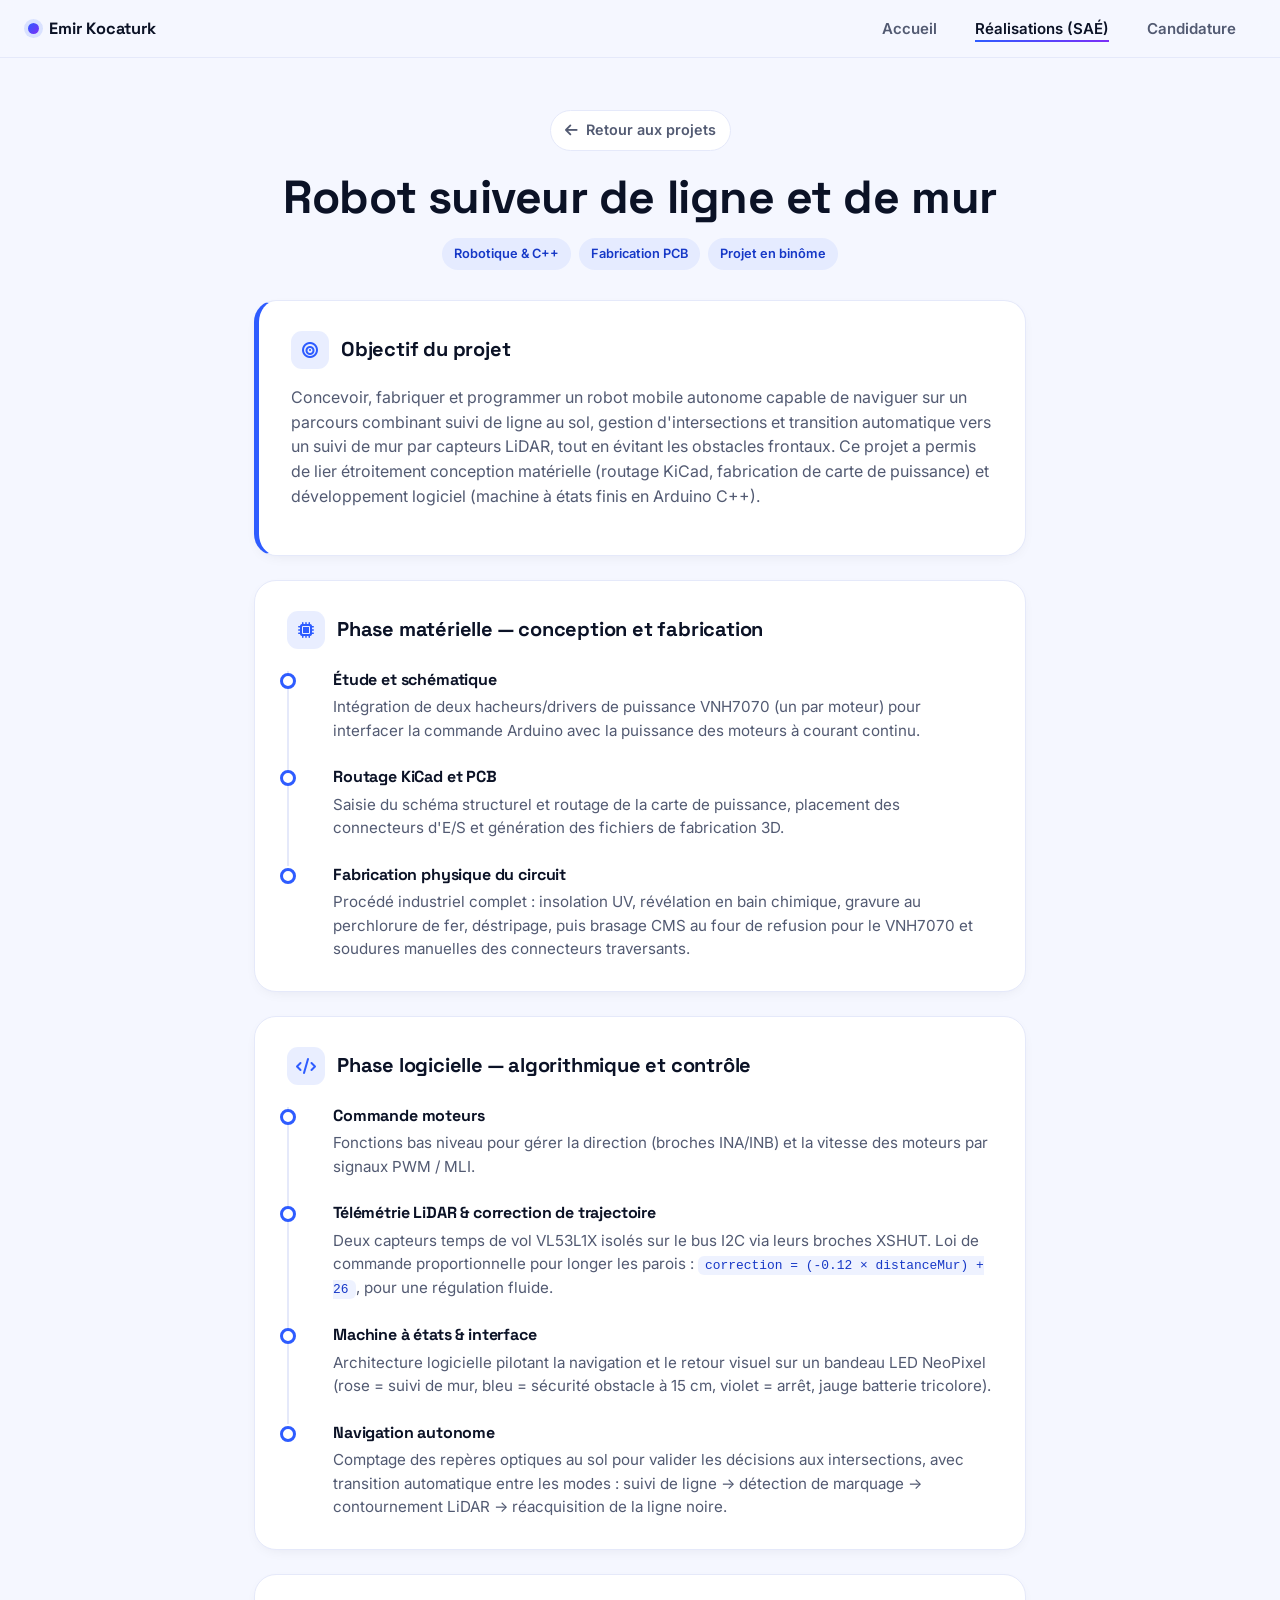
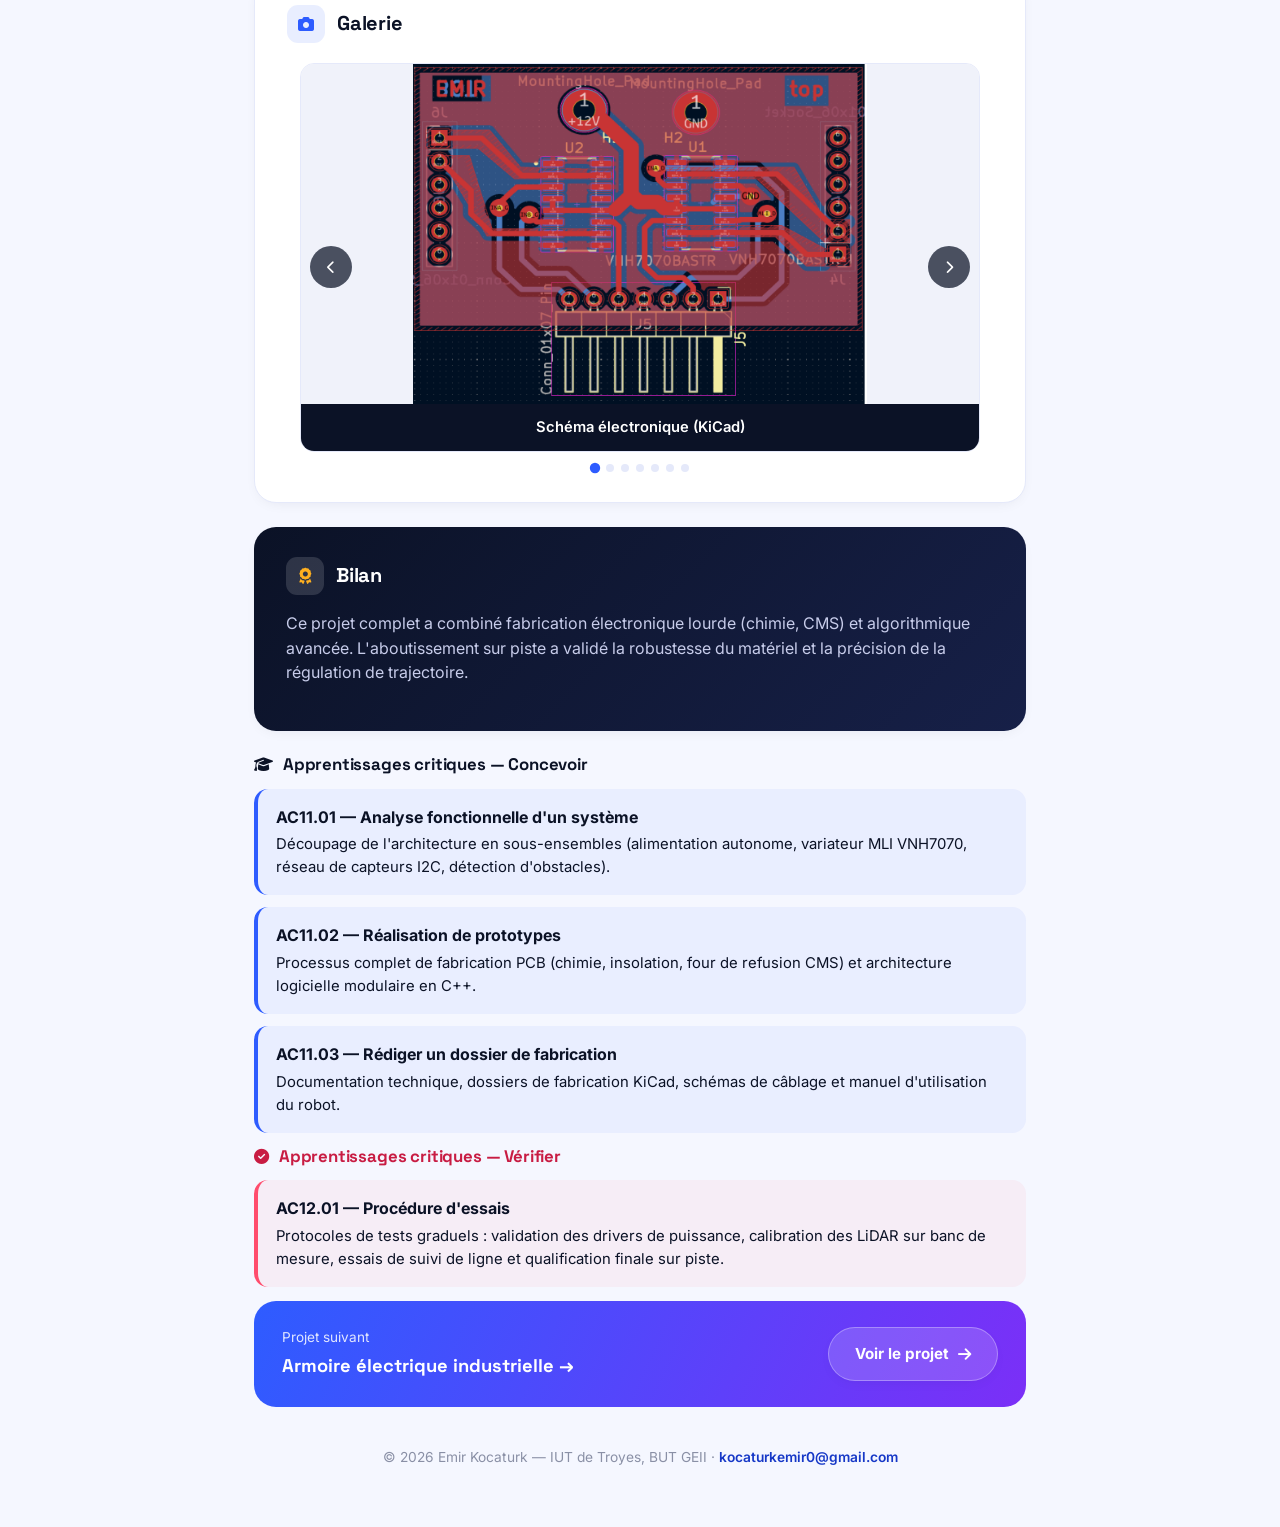
<file: sae-robot.html>
<!DOCTYPE html>
<html lang="fr">
<head>
<meta charset="UTF-8">
<meta name="viewport" content="width=device-width, initial-scale=1">
<title>Robot suiveur de ligne et de mur | Emir Kocaturk</title>
<meta name="description" content="Robot mobile autonome : carte de puissance routée sous KiCad, fabrication PCB, télémétrie LiDAR et machine à états en C++ pour la navigation.">
<link rel="stylesheet" href="style.css">
<link rel="stylesheet" href="https://cdnjs.cloudflare.com/ajax/libs/font-awesome/6.5.1/css/all.min.css">
</head>
<body>

<nav class="nav">
  <a href="index.html" class="nav__logo"><span class="nav__logo-dot"></span> Emir Kocaturk</a>
  <button class="nav__toggle" aria-label="Ouvrir le menu" aria-expanded="false"><span></span></button>
  <ul class="nav__links">
    <li><a href="index.html">Accueil</a></li>
    <li><a href="projets.html" class="active">Réalisations (SAÉ)</a></li>
    <li><a href="cv.html">Candidature</a></li>
  </ul>
</nav>

<header class="detail-header wrap">
  <a href="projets.html" class="back-link"><i class="fas fa-arrow-left"></i> Retour aux projets</a>
  <h1>Robot suiveur de ligne et de mur</h1>
  <div class="detail-header__tags">
    <span class="tag">Robotique &amp; C++</span>
    <span class="tag">Fabrication PCB</span>
    <span class="tag">Projet en binôme</span>
  </div>
</header>

<main class="wrap" style="max-width:820px;">

  <section class="card card--objective reveal">
    <h2><i class="fas fa-bullseye"></i> Objectif du projet</h2>
    <p>Concevoir, fabriquer et programmer un robot mobile autonome capable de naviguer sur un parcours combinant suivi de ligne au sol, gestion d'intersections et transition automatique vers un suivi de mur par capteurs LiDAR, tout en évitant les obstacles frontaux. Ce projet a permis de lier étroitement conception matérielle (routage KiCad, fabrication de carte de puissance) et développement logiciel (machine à états finis en Arduino C++).</p>
  </section>

  <section class="card reveal">
    <h2><i class="fas fa-microchip"></i> Phase matérielle — conception et fabrication</h2>
    <ol class="timeline">
      <li>
        <h4>Étude et schématique</h4>
        <p>Intégration de deux hacheurs/drivers de puissance VNH7070 (un par moteur) pour interfacer la commande Arduino avec la puissance des moteurs à courant continu.</p>
      </li>
      <li>
        <h4>Routage KiCad et PCB</h4>
        <p>Saisie du schéma structurel et routage de la carte de puissance, placement des connecteurs d'E/S et génération des fichiers de fabrication 3D.</p>
      </li>
      <li>
        <h4>Fabrication physique du circuit</h4>
        <p>Procédé industriel complet : insolation UV, révélation en bain chimique, gravure au perchlorure de fer, déstripage, puis brasage CMS au four de refusion pour le VNH7070 et soudures manuelles des connecteurs traversants.</p>
      </li>
    </ol>
  </section>

  <section class="card reveal">
    <h2><i class="fas fa-code"></i> Phase logicielle — algorithmique et contrôle</h2>
    <ol class="timeline">
      <li>
        <h4>Commande moteurs</h4>
        <p>Fonctions bas niveau pour gérer la direction (broches INA/INB) et la vitesse des moteurs par signaux PWM / MLI.</p>
      </li>
      <li>
        <h4>Télémétrie LiDAR &amp; correction de trajectoire</h4>
        <p>Deux capteurs temps de vol VL53L1X isolés sur le bus I2C via leurs broches XSHUT. Loi de commande proportionnelle pour longer les parois : <code>correction = (-0.12 × distanceMur) + 26</code>, pour une régulation fluide.</p>
      </li>
      <li>
        <h4>Machine à états &amp; interface</h4>
        <p>Architecture logicielle pilotant la navigation et le retour visuel sur un bandeau LED NeoPixel (rose = suivi de mur, bleu = sécurité obstacle à 15 cm, violet = arrêt, jauge batterie tricolore).</p>
      </li>
      <li>
        <h4>Navigation autonome</h4>
        <p>Comptage des repères optiques au sol pour valider les décisions aux intersections, avec transition automatique entre les modes : suivi de ligne → détection de marquage → contournement LiDAR → réacquisition de la ligne noire.</p>
      </li>
    </ol>
  </section>

  <section class="card reveal">
    <h2><i class="fas fa-camera"></i> Galerie</h2>
    <div class="gallery" data-gallery>
      <div class="gallery__track">
        <div class="gallery__slide"><img src="images/kicad.png" alt="Schéma électronique KiCad du robot"><div class="gallery__caption">Schéma électronique (KiCad)</div></div>
        <div class="gallery__slide"><img src="images/3d.png" alt="Modélisation 3D du PCB"><div class="gallery__caption">Modélisation 3D du PCB</div></div>
        <div class="gallery__slide"><img src="images/kicad2.png" alt="Routage des pistes et vias"><div class="gallery__caption">Routage des pistes et vias</div></div>
        <div class="gallery__slide"><img src="images/robot.png" alt="Châssis et intégration moteurs"><div class="gallery__caption">Châssis &amp; intégration moteurs</div></div>
        <div class="gallery__slide"><img src="images/robot2.png" alt="Câblage de la carte de puissance"><div class="gallery__caption">Câblage de la carte de puissance</div></div>
        <div class="gallery__slide"><img src="images/robot3.png" alt="Tests des capteurs télémétriques LiDAR"><div class="gallery__caption">Tests des capteurs LiDAR</div></div>
        <div class="gallery__slide"><img src="images/robot4.png" alt="Essais sur piste finale"><div class="gallery__caption">Essais sur piste finale</div></div>
      </div>
      <button class="gallery__btn gallery__btn--prev" aria-label="Image précédente"><i class="fas fa-chevron-left"></i></button>
      <button class="gallery__btn gallery__btn--next" aria-label="Image suivante"><i class="fas fa-chevron-right"></i></button>
      <div class="gallery__dots"></div>
    </div>
  </section>

  <section class="card card--dark reveal">
    <h2><i class="fas fa-award"></i> Bilan</h2>
    <p>Ce projet complet a combiné fabrication électronique lourde (chimie, CMS) et algorithmique avancée. L'aboutissement sur piste a validé la robustesse du matériel et la précision de la régulation de trajectoire.</p>
  </section>

  <section class="reveal" style="margin-bottom:14px;">
    <h3 class="section-label"><i class="fas fa-graduation-cap"></i> Apprentissages critiques — Concevoir</h3>
    <div class="comp-block">
      <strong>AC11.01 — Analyse fonctionnelle d'un système</strong>
      <p>Découpage de l'architecture en sous-ensembles (alimentation autonome, variateur MLI VNH7070, réseau de capteurs I2C, détection d'obstacles).</p>
    </div>
    <div class="comp-block">
      <strong>AC11.02 — Réalisation de prototypes</strong>
      <p>Processus complet de fabrication PCB (chimie, insolation, four de refusion CMS) et architecture logicielle modulaire en C++.</p>
    </div>
    <div class="comp-block">
      <strong>AC11.03 — Rédiger un dossier de fabrication</strong>
      <p>Documentation technique, dossiers de fabrication KiCad, schémas de câblage et manuel d'utilisation du robot.</p>
    </div>
  </section>

  <section class="reveal" style="margin-bottom:14px;">
    <h3 class="section-label section-label--verify"><i class="fas fa-check-circle"></i> Apprentissages critiques — Vérifier</h3>
    <div class="comp-block comp-block--verify">
      <strong>AC12.01 — Procédure d'essais</strong>
      <p>Protocoles de tests graduels : validation des drivers de puissance, calibration des LiDAR sur banc de mesure, essais de suivi de ligne et qualification finale sur piste.</p>
    </div>
  </section>

  <div class="next-project reveal">
    <div><span>Projet suivant</span><strong>Armoire électrique industrielle →</strong></div>
    <a href="sae-armoire.html" class="btn btn--ghost">Voir le projet <i class="fas fa-arrow-right"></i></a>
  </div>

</main>

<footer>
  © 2026 Emir Kocaturk — IUT de Troyes, BUT GEII · <a href="mailto:kocaturkemir0@gmail.com">kocaturkemir0@gmail.com</a>
</footer>

<button class="to-top" aria-label="Retour en haut"><i class="fas fa-arrow-up"></i></button>
<script src="main.js"></script>
</body>
</html>
</file>
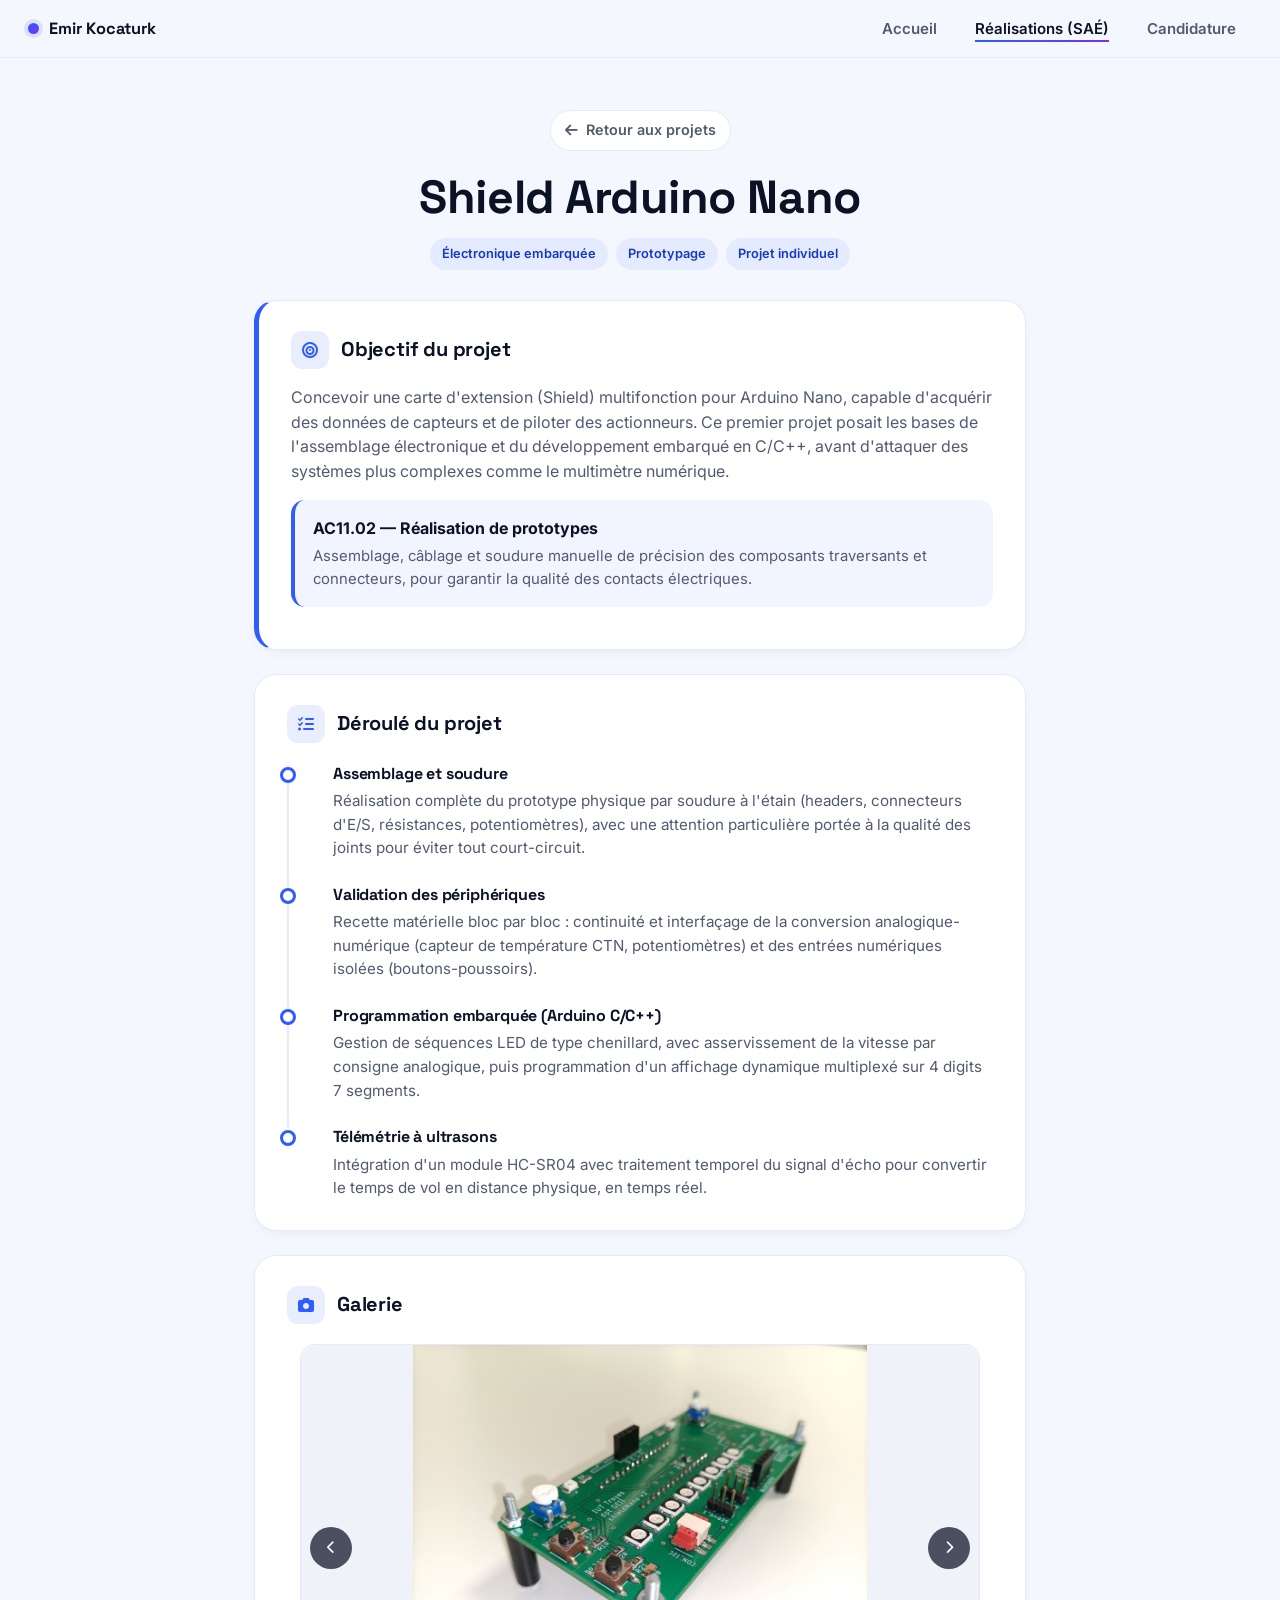
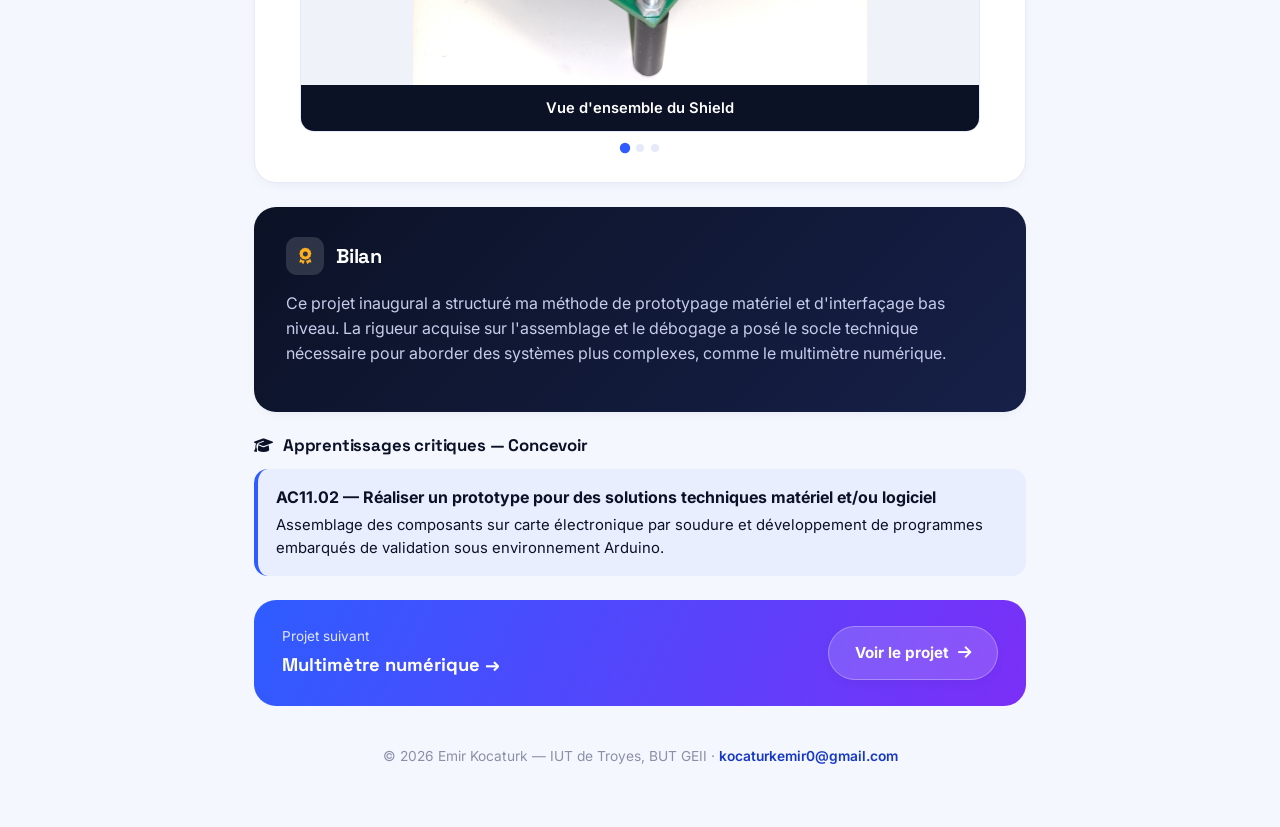
<file: sae-shield.html>
<!DOCTYPE html>
<html lang="fr">
<head>
<meta charset="UTF-8">
<meta name="viewport" content="width=device-width, initial-scale=1">
<title>Shield Arduino Nano | Emir Kocaturk</title>
<meta name="description" content="Conception, soudure et programmation d'un Shield Arduino Nano : acquisition de capteurs, affichage 7 segments et télémètre à ultrasons.">
<link rel="stylesheet" href="style.css">
<link rel="stylesheet" href="https://cdnjs.cloudflare.com/ajax/libs/font-awesome/6.5.1/css/all.min.css">
</head>
<body>

<nav class="nav">
  <a href="index.html" class="nav__logo"><span class="nav__logo-dot"></span> Emir Kocaturk</a>
  <button class="nav__toggle" aria-label="Ouvrir le menu" aria-expanded="false"><span></span></button>
  <ul class="nav__links">
    <li><a href="index.html">Accueil</a></li>
    <li><a href="projets.html" class="active">Réalisations (SAÉ)</a></li>
    <li><a href="cv.html">Candidature</a></li>
  </ul>
</nav>

<header class="detail-header wrap">
  <a href="projets.html" class="back-link"><i class="fas fa-arrow-left"></i> Retour aux projets</a>
  <h1>Shield Arduino Nano</h1>
  <div class="detail-header__tags">
    <span class="tag">Électronique embarquée</span>
    <span class="tag">Prototypage</span>
    <span class="tag">Projet individuel</span>
  </div>
</header>

<main class="wrap" style="max-width:820px;">

  <section class="card card--objective reveal">
    <h2><i class="fas fa-bullseye"></i> Objectif du projet</h2>
    <p>Concevoir une carte d'extension (Shield) multifonction pour Arduino Nano, capable d'acquérir des données de capteurs et de piloter des actionneurs. Ce premier projet posait les bases de l'assemblage électronique et du développement embarqué en C/C++, avant d'attaquer des systèmes plus complexes comme le multimètre numérique.</p>
    <div class="comp-block" style="margin-top:16px;">
      <strong>AC11.02 — Réalisation de prototypes</strong>
      <p>Assemblage, câblage et soudure manuelle de précision des composants traversants et connecteurs, pour garantir la qualité des contacts électriques.</p>
    </div>
  </section>

  <section class="card reveal">
    <h2><i class="fas fa-list-check"></i> Déroulé du projet</h2>
    <ol class="timeline">
      <li>
        <h4>Assemblage et soudure</h4>
        <p>Réalisation complète du prototype physique par soudure à l'étain (headers, connecteurs d'E/S, résistances, potentiomètres), avec une attention particulière portée à la qualité des joints pour éviter tout court-circuit.</p>
      </li>
      <li>
        <h4>Validation des périphériques</h4>
        <p>Recette matérielle bloc par bloc : continuité et interfaçage de la conversion analogique-numérique (capteur de température CTN, potentiomètres) et des entrées numériques isolées (boutons-poussoirs).</p>
      </li>
      <li>
        <h4>Programmation embarquée (Arduino C/C++)</h4>
        <p>Gestion de séquences LED de type chenillard, avec asservissement de la vitesse par consigne analogique, puis programmation d'un affichage dynamique multiplexé sur 4 digits 7 segments.</p>
      </li>
      <li>
        <h4>Télémétrie à ultrasons</h4>
        <p>Intégration d'un module HC-SR04 avec traitement temporel du signal d'écho pour convertir le temps de vol en distance physique, en temps réel.</p>
      </li>
    </ol>
  </section>

  <section class="card reveal">
    <h2><i class="fas fa-camera"></i> Galerie</h2>
    <div class="gallery" data-gallery>
      <div class="gallery__track">
        <div class="gallery__slide">
          <img src="images/shield1.png" alt="Vue d'ensemble du Shield Arduino Nano">
          <div class="gallery__caption">Vue d'ensemble du Shield</div>
        </div>
        <div class="gallery__slide">
          <img src="images/shield2.png" alt="Détail des soudures du Shield">
          <div class="gallery__caption">Détail de la qualité des soudures</div>
        </div>
        <div class="gallery__slide">
          <img src="images/shield3.png" alt="Test des périphériques du Shield">
          <div class="gallery__caption">Mise au point et test des périphériques</div>
        </div>
      </div>
      <button class="gallery__btn gallery__btn--prev" aria-label="Image précédente"><i class="fas fa-chevron-left"></i></button>
      <button class="gallery__btn gallery__btn--next" aria-label="Image suivante"><i class="fas fa-chevron-right"></i></button>
      <div class="gallery__dots"></div>
    </div>
  </section>

  <section class="card card--dark reveal">
    <h2><i class="fas fa-award"></i> Bilan</h2>
    <p>Ce projet inaugural a structuré ma méthode de prototypage matériel et d'interfaçage bas niveau. La rigueur acquise sur l'assemblage et le débogage a posé le socle technique nécessaire pour aborder des systèmes plus complexes, comme le multimètre numérique.</p>
  </section>

  <section class="reveal" style="margin-bottom:24px;">
    <h3 class="section-label"><i class="fas fa-graduation-cap"></i> Apprentissages critiques — Concevoir</h3>
    <div class="comp-block">
      <strong>AC11.02 — Réaliser un prototype pour des solutions techniques matériel et/ou logiciel</strong>
      <p>Assemblage des composants sur carte électronique par soudure et développement de programmes embarqués de validation sous environnement Arduino.</p>
    </div>
  </section>

  <div class="next-project reveal">
    <div><span>Projet suivant</span><strong>Multimètre numérique →</strong></div>
    <a href="sae-multimetre.html" class="btn btn--ghost">Voir le projet <i class="fas fa-arrow-right"></i></a>
  </div>

</main>

<footer>
  © 2026 Emir Kocaturk — IUT de Troyes, BUT GEII · <a href="mailto:kocaturkemir0@gmail.com">kocaturkemir0@gmail.com</a>
</footer>

<button class="to-top" aria-label="Retour en haut"><i class="fas fa-arrow-up"></i></button>
<script src="main.js"></script>
</body>
</html>
</file>
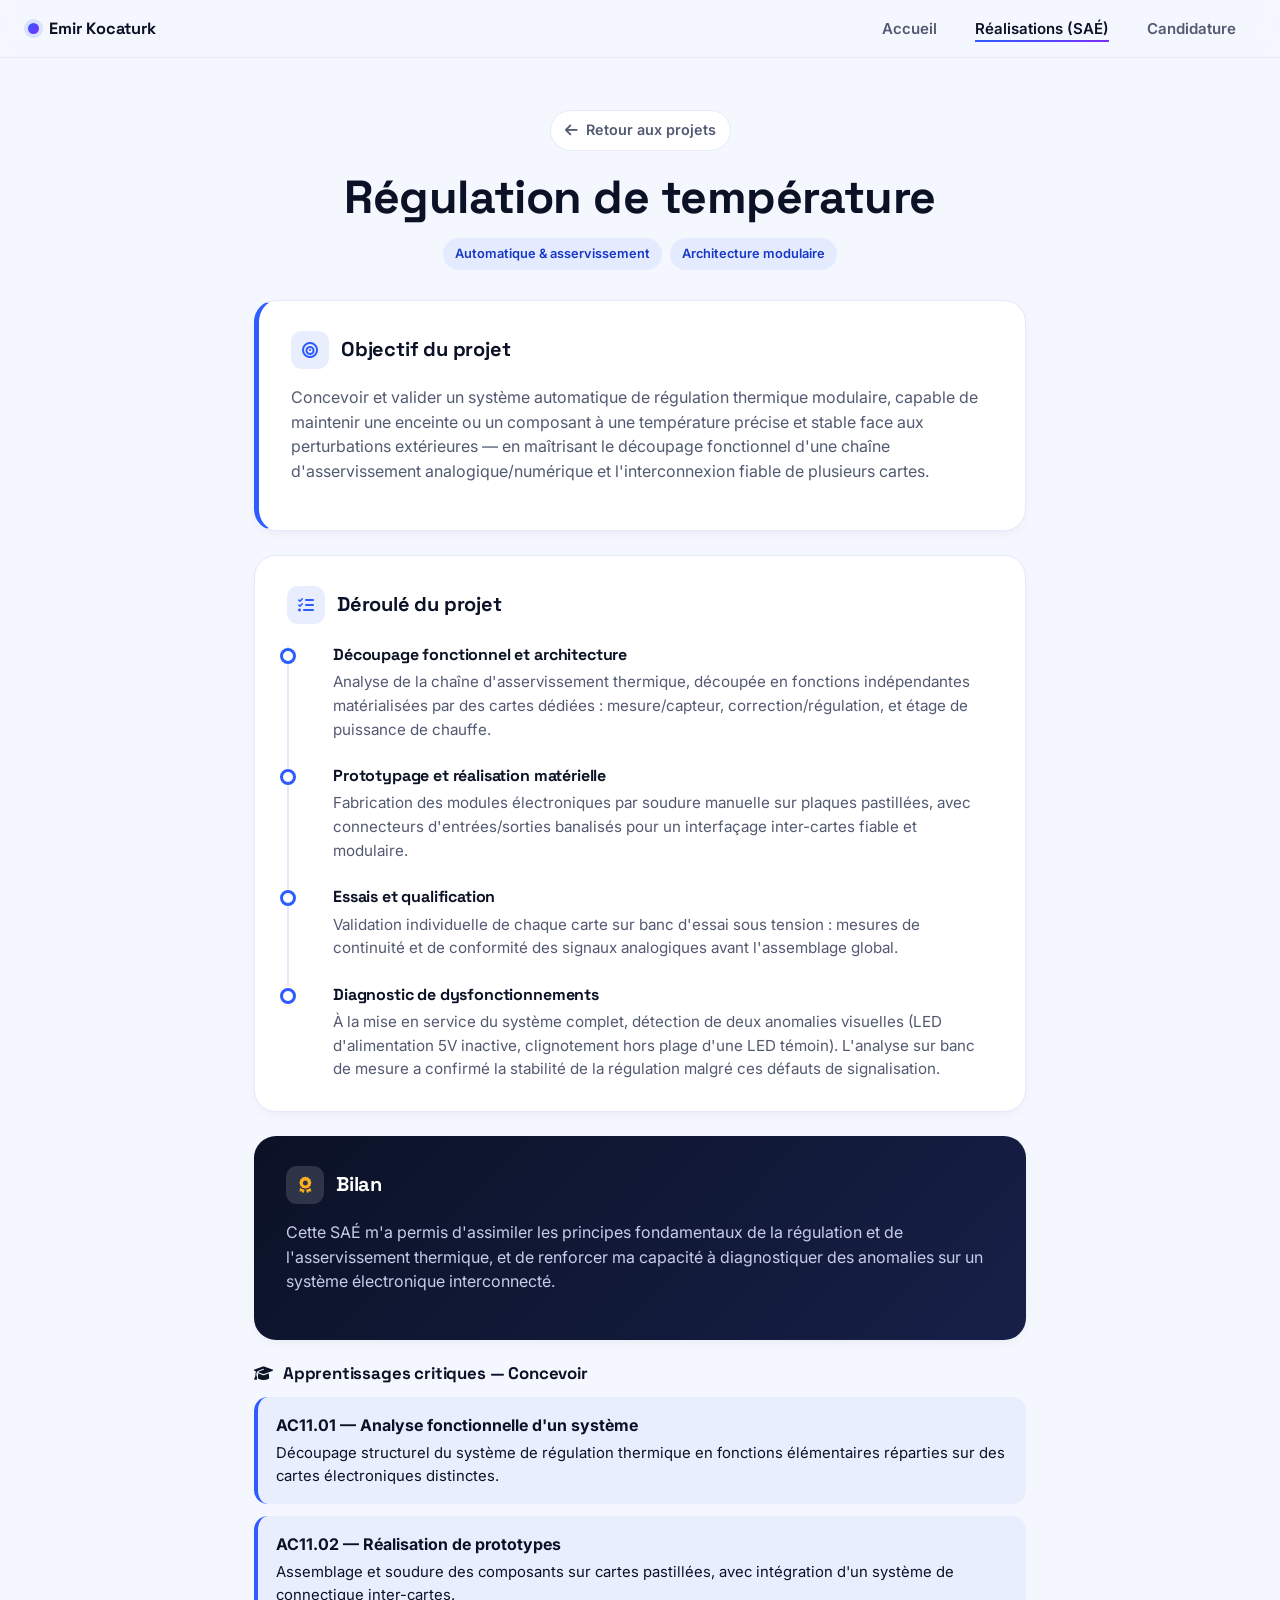
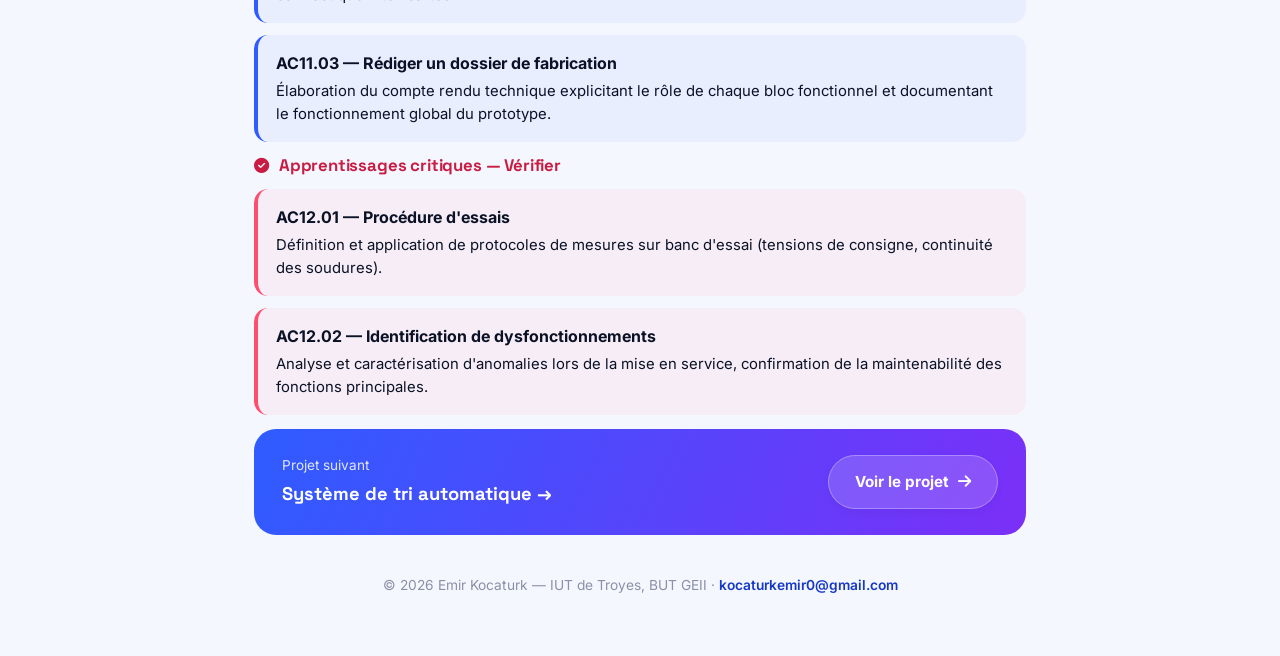
<file: sae-temperature.html>
<!DOCTYPE html>
<html lang="fr">
<head>
<meta charset="UTF-8">
<meta name="viewport" content="width=device-width, initial-scale=1">
<title>Régulation de température | Emir Kocaturk</title>
<meta name="description" content="Conception d'une chaîne de régulation thermique modulaire répartie sur plusieurs cartes électroniques, avec diagnostic de dysfonctionnements.">
<link rel="stylesheet" href="style.css">
<link rel="stylesheet" href="https://cdnjs.cloudflare.com/ajax/libs/font-awesome/6.5.1/css/all.min.css">
</head>
<body>

<nav class="nav">
  <a href="index.html" class="nav__logo"><span class="nav__logo-dot"></span> Emir Kocaturk</a>
  <button class="nav__toggle" aria-label="Ouvrir le menu" aria-expanded="false"><span></span></button>
  <ul class="nav__links">
    <li><a href="index.html">Accueil</a></li>
    <li><a href="projets.html" class="active">Réalisations (SAÉ)</a></li>
    <li><a href="cv.html">Candidature</a></li>
  </ul>
</nav>

<header class="detail-header wrap">
  <a href="projets.html" class="back-link"><i class="fas fa-arrow-left"></i> Retour aux projets</a>
  <h1>Régulation de température</h1>
  <div class="detail-header__tags">
    <span class="tag">Automatique &amp; asservissement</span>
    <span class="tag">Architecture modulaire</span>
  </div>
</header>

<main class="wrap" style="max-width:820px;">

  <section class="card card--objective reveal">
    <h2><i class="fas fa-bullseye"></i> Objectif du projet</h2>
    <p>Concevoir et valider un système automatique de régulation thermique modulaire, capable de maintenir une enceinte ou un composant à une température précise et stable face aux perturbations extérieures — en maîtrisant le découpage fonctionnel d'une chaîne d'asservissement analogique/numérique et l'interconnexion fiable de plusieurs cartes.</p>
  </section>

  <section class="card reveal">
    <h2><i class="fas fa-list-check"></i> Déroulé du projet</h2>
    <ol class="timeline">
      <li>
        <h4>Découpage fonctionnel et architecture</h4>
        <p>Analyse de la chaîne d'asservissement thermique, découpée en fonctions indépendantes matérialisées par des cartes dédiées : mesure/capteur, correction/régulation, et étage de puissance de chauffe.</p>
      </li>
      <li>
        <h4>Prototypage et réalisation matérielle</h4>
        <p>Fabrication des modules électroniques par soudure manuelle sur plaques pastillées, avec connecteurs d'entrées/sorties banalisés pour un interfaçage inter-cartes fiable et modulaire.</p>
      </li>
      <li>
        <h4>Essais et qualification</h4>
        <p>Validation individuelle de chaque carte sur banc d'essai sous tension : mesures de continuité et de conformité des signaux analogiques avant l'assemblage global.</p>
      </li>
      <li>
        <h4>Diagnostic de dysfonctionnements</h4>
        <p>À la mise en service du système complet, détection de deux anomalies visuelles (LED d'alimentation 5V inactive, clignotement hors plage d'une LED témoin). L'analyse sur banc de mesure a confirmé la stabilité de la régulation malgré ces défauts de signalisation.</p>
      </li>
    </ol>
  </section>

  <section class="card card--dark reveal">
    <h2><i class="fas fa-award"></i> Bilan</h2>
    <p>Cette SAÉ m'a permis d'assimiler les principes fondamentaux de la régulation et de l'asservissement thermique, et de renforcer ma capacité à diagnostiquer des anomalies sur un système électronique interconnecté.</p>
  </section>

  <section class="reveal" style="margin-bottom:14px;">
    <h3 class="section-label"><i class="fas fa-graduation-cap"></i> Apprentissages critiques — Concevoir</h3>
    <div class="comp-block">
      <strong>AC11.01 — Analyse fonctionnelle d'un système</strong>
      <p>Découpage structurel du système de régulation thermique en fonctions élémentaires réparties sur des cartes électroniques distinctes.</p>
    </div>
    <div class="comp-block">
      <strong>AC11.02 — Réalisation de prototypes</strong>
      <p>Assemblage et soudure des composants sur cartes pastillées, avec intégration d'un système de connectique inter-cartes.</p>
    </div>
    <div class="comp-block">
      <strong>AC11.03 — Rédiger un dossier de fabrication</strong>
      <p>Élaboration du compte rendu technique explicitant le rôle de chaque bloc fonctionnel et documentant le fonctionnement global du prototype.</p>
    </div>
  </section>

  <section class="reveal" style="margin-bottom:14px;">
    <h3 class="section-label section-label--verify"><i class="fas fa-check-circle"></i> Apprentissages critiques — Vérifier</h3>
    <div class="comp-block comp-block--verify">
      <strong>AC12.01 — Procédure d'essais</strong>
      <p>Définition et application de protocoles de mesures sur banc d'essai (tensions de consigne, continuité des soudures).</p>
    </div>
    <div class="comp-block comp-block--verify">
      <strong>AC12.02 — Identification de dysfonctionnements</strong>
      <p>Analyse et caractérisation d'anomalies lors de la mise en service, confirmation de la maintenabilité des fonctions principales.</p>
    </div>
  </section>

  <div class="next-project reveal">
    <div><span>Projet suivant</span><strong>Système de tri automatique →</strong></div>
    <a href="sae-automatisme.html" class="btn btn--ghost">Voir le projet <i class="fas fa-arrow-right"></i></a>
  </div>

</main>

<footer>
  © 2026 Emir Kocaturk — IUT de Troyes, BUT GEII · <a href="mailto:kocaturkemir0@gmail.com">kocaturkemir0@gmail.com</a>
</footer>

<button class="to-top" aria-label="Retour en haut"><i class="fas fa-arrow-up"></i></button>
<script src="main.js"></script>
</body>
</html>
</file>
<file: style.css>
/* =====================================================
   Emir Kocaturk — Portfolio GEII
   Design system : électronique / circuits, palette vive
   ===================================================== */

@import url('https://fonts.googleapis.com/css2?family=Space+Grotesk:wght@500;600;700&family=Inter:wght@400;500;600;700&display=swap');

:root{
  --navy:#0B1226;
  --blue:#2E5CFF;
  --blue-dark:#1638C7;
  --violet:#7B2FF7;
  --coral:#FF4D6D;
  --amber:#FFB020;
  --cyan:#16C2D9;

  --bg:#F5F7FF;
  --surface:#FFFFFF;
  --ink:#0B1226;
  --ink-soft:#525A72;
  --ink-faint:#8A90A6;
  --border:#E5E9FA;

  --radius-lg:22px;
  --radius-md:14px;
  --radius-sm:9px;

  --shadow-sm: 0 4px 16px -8px rgba(11,18,38,.12);
  --shadow-md: 0 14px 36px -14px rgba(46,92,255,.28);
  --shadow-glow: 0 0 0 1px rgba(46,92,255,.08), 0 18px 40px -16px rgba(123,47,247,.35);

  --font-display:'Space Grotesk', 'Inter', sans-serif;
  --font-body:'Inter', sans-serif;
}

*,*::before,*::after{ box-sizing:border-box; }
html{ scroll-behavior:smooth; }

@media (prefers-reduced-motion: reduce){
  html{ scroll-behavior:auto; }
  *,*::before,*::after{ animation-duration:.001ms !important; animation-iteration-count:1 !important; transition-duration:.001ms !important; scroll-behavior:auto !important; }
}

body{
  margin:0;
  background:var(--bg);
  color:var(--ink);
  font-family:var(--font-body);
  line-height:1.55;
  -webkit-font-smoothing:antialiased;
  overflow-x:hidden;
}

h1,h2,h3,h4{
  font-family:var(--font-display);
  color:var(--navy);
  line-height:1.15;
  margin:0 0 .5em;
  letter-spacing:-.01em;
}

a{ color:inherit; text-decoration:none; }
img{ max-width:100%; display:block; }
button{ font-family:inherit; }

::selection{ background:var(--blue); color:#fff; }

/* ---------- Focus visibility ---------- */
a:focus-visible,button:focus-visible,input:focus-visible,textarea:focus-visible{
  outline:3px solid var(--cyan);
  outline-offset:3px;
  border-radius:6px;
}

/* ---------- Layout helpers ---------- */
.wrap{
  max-width:1100px;
  margin:0 auto;
  padding:0 24px;
}
.section{
  padding:88px 0;
}
.section--tight{ padding:56px 0; }

.eyebrow{
  display:inline-flex;
  align-items:center;
  gap:8px;
  font-size:.8rem;
  font-weight:600;
  color:var(--blue-dark);
  background:linear-gradient(90deg, rgba(46,92,255,.1), rgba(123,47,247,.1));
  border:1px solid rgba(46,92,255,.18);
  padding:6px 14px;
  border-radius:999px;
  margin-bottom:18px;
}
.eyebrow i{ font-size:.75em; }

.section-head{
  max-width:640px;
  margin-bottom:44px;
}
.section-head h2{ font-size:clamp(1.7rem,3vw,2.3rem); }
.section-head p{ color:var(--ink-soft); font-size:1.05rem; }

/* ---------- Reveal on scroll (single, restrained) ---------- */
.reveal{
  opacity:0;
  transform:translateY(22px);
  transition:opacity .7s cubic-bezier(.2,.7,.2,1), transform .7s cubic-bezier(.2,.7,.2,1);
}
.reveal.is-visible{ opacity:1; transform:translateY(0); }

/* =====================================================
   NAV
   ===================================================== */
.nav{
  position:sticky;
  top:0;
  z-index:100;
  display:flex;
  align-items:center;
  justify-content:space-between;
  padding:16px 28px;
  background:rgba(245,247,255,.72);
  backdrop-filter:blur(14px) saturate(160%);
  -webkit-backdrop-filter:blur(14px) saturate(160%);
  border-bottom:1px solid var(--border);
}
.nav__logo{
  display:flex;
  align-items:center;
  gap:10px;
  font-family:var(--font-display);
  font-weight:700;
  font-size:1.02rem;
  color:var(--navy);
}
.nav__logo-dot{
  width:11px; height:11px;
  border-radius:50%;
  background:linear-gradient(135deg,var(--blue),var(--violet));
  box-shadow:0 0 0 4px rgba(46,92,255,.14);
  animation:pulse 2.6s ease-in-out infinite;
}
@keyframes pulse{
  0%,100%{ box-shadow:0 0 0 4px rgba(46,92,255,.14); }
  50%{ box-shadow:0 0 0 8px rgba(123,47,247,.10); }
}
.nav__links{
  display:flex;
  align-items:center;
  gap:6px;
  list-style:none;
  margin:0; padding:0;
}
.nav__links a{
  position:relative;
  padding:9px 16px;
  font-weight:600;
  font-size:.94rem;
  color:var(--ink-soft);
  border-radius:999px;
  transition:color .25s ease;
}
.nav__links a::after{
  content:"";
  position:absolute;
  left:16px; right:16px; bottom:5px;
  height:2px;
  background:linear-gradient(90deg,var(--blue),var(--violet));
  transform:scaleX(0);
  transform-origin:left;
  transition:transform .3s ease;
}
.nav__links a:hover,.nav__links a.active{ color:var(--navy); }
.nav__links a:hover::after,.nav__links a.active::after{ transform:scaleX(1); }

.nav__toggle{
  display:none;
  background:none; border:none; cursor:pointer;
  width:40px; height:40px;
  align-items:center; justify-content:center;
  border-radius:10px;
}
.nav__toggle span, .nav__toggle::before, .nav__toggle::after{
  content:"";
  display:block;
  width:20px; height:2px;
  background:var(--navy);
  transition:transform .3s ease, opacity .3s ease;
}
.nav__toggle span{ margin:5px 0; }

@media (max-width:760px){
  .nav__toggle{ display:flex; flex-direction:column; }
  .nav__links{
    position:fixed;
    inset:64px 16px auto 16px;
    flex-direction:column;
    align-items:stretch;
    background:var(--surface);
    border:1px solid var(--border);
    border-radius:var(--radius-md);
    padding:10px;
    box-shadow:var(--shadow-md);
    transform:translateY(-14px);
    opacity:0;
    pointer-events:none;
    transition:transform .25s ease, opacity .25s ease;
  }
  .nav__links.is-open{ transform:translateY(0); opacity:1; pointer-events:auto; }
  .nav__links a{ padding:12px 14px; }
}

/* =====================================================
   HERO (index)
   ===================================================== */
.hero{
  position:relative;
  padding:64px 0 40px;
  overflow:hidden;
}
.hero__blob{
  position:absolute;
  border-radius:50%;
  filter:blur(70px);
  opacity:.55;
  z-index:0;
  animation:float 16s ease-in-out infinite;
}
.hero__blob--a{
  width:420px; height:420px;
  top:-160px; right:-120px;
  background:radial-gradient(circle at 30% 30%, var(--blue), transparent 70%);
}
.hero__blob--b{
  width:360px; height:360px;
  bottom:-180px; left:-140px;
  background:radial-gradient(circle at 60% 40%, var(--violet), transparent 70%);
  animation-delay:-6s;
}
.hero__blob--c{
  width:260px; height:260px;
  top:40%; left:55%;
  background:radial-gradient(circle at 50% 50%, var(--coral), transparent 70%);
  opacity:.35;
  animation-delay:-11s;
}
@keyframes float{
  0%,100%{ transform:translate(0,0) scale(1); }
  33%{ transform:translate(-24px,26px) scale(1.06); }
  66%{ transform:translate(20px,-18px) scale(.96); }
}

.hero__grid{
  position:relative;
  z-index:1;
  display:grid;
  grid-template-columns:1.15fr .85fr;
  gap:48px;
  align-items:center;
}
@media (max-width:860px){
  .hero__grid{ grid-template-columns:1fr; }
}

.hero__badge{
  display:inline-flex; align-items:center; gap:8px;
  font-size:.82rem; font-weight:600;
  padding:7px 14px;
  border-radius:999px;
  background:var(--surface);
  border:1px solid var(--border);
  box-shadow:var(--shadow-sm);
  color:var(--blue-dark);
  opacity:0; animation:rise .7s .05s ease forwards;
}
.hero__badge i{ color:var(--coral); }

.hero h1{
  font-size:clamp(2.4rem,5.2vw,3.6rem);
  margin:18px 0 10px;
  opacity:0; animation:rise .7s .16s ease forwards;
}
.hero h1 .accent{
  background:linear-gradient(100deg,var(--blue),var(--violet) 55%,var(--coral));
  -webkit-background-clip:text;
  background-clip:text;
  color:transparent;
}
.hero__role{
  font-size:1.18rem;
  color:var(--ink-soft);
  max-width:520px;
  margin-bottom:26px;
  opacity:0; animation:rise .7s .28s ease forwards;
}
.hero__tags{
  display:flex; flex-wrap:wrap; gap:9px;
  margin-bottom:32px;
  opacity:0; animation:rise .7s .38s ease forwards;
}
.hero__tags span{
  font-size:.82rem; font-weight:600;
  padding:7px 13px;
  border-radius:999px;
  background:var(--surface);
  border:1px solid var(--border);
  color:var(--ink-soft);
}
.hero__cta{
  display:flex; flex-wrap:wrap; gap:14px;
  opacity:0; animation:rise .7s .48s ease forwards;
}

@keyframes rise{
  from{ opacity:0; transform:translateY(16px); }
  to{ opacity:1; transform:translateY(0); }
}

.btn{
  position:relative;
  display:inline-flex; align-items:center; gap:9px;
  padding:14px 26px;
  border-radius:999px;
  font-weight:700;
  font-size:.95rem;
  border:none;
  cursor:pointer;
  overflow:hidden;
  transition:transform .25s ease, box-shadow .25s ease;
}
.btn:hover{ transform:translateY(-2px); }
.btn--primary{
  color:#fff;
  background:linear-gradient(115deg,var(--blue),var(--violet));
  box-shadow:0 14px 30px -10px rgba(46,92,255,.55);
}
.btn--primary:hover{ box-shadow:0 18px 36px -10px rgba(123,47,247,.6); }
.btn--primary::after{
  content:"";
  position:absolute; inset:0;
  background:linear-gradient(115deg,transparent,rgba(255,255,255,.35),transparent);
  transform:translateX(-120%);
}
.btn--primary:hover::after{ transform:translateX(120%); transition:transform .7s ease; }
.btn--ghost{
  color:var(--navy);
  background:var(--surface);
  border:1px solid var(--border);
  box-shadow:var(--shadow-sm);
}
.btn--ghost:hover{ border-color:var(--blue); color:var(--blue-dark); }

/* Hero visual : carte circuit animée */
.chip{
  position:relative;
  aspect-ratio:1/1;
  max-width:380px;
  margin:0 auto;
  opacity:0; animation:rise .8s .3s ease forwards;
}
.chip svg{ width:100%; height:100%; }
.chip__path{
  fill:none;
  stroke:url(#chipGrad);
  stroke-width:2;
  stroke-linecap:round;
  stroke-dasharray:12 10;
  animation:dash 26s linear infinite;
}
@keyframes dash{ to{ stroke-dashoffset:-1000; } }
.chip__node{ fill:var(--surface); stroke:var(--blue); stroke-width:2; }
.chip__core{
  fill:var(--navy);
}
.chip__label{
  font-family:var(--font-display);
  font-weight:700;
  fill:#fff;
  font-size:13px;
}

/* Stats */
.stats{
  position:relative; z-index:1;
  display:grid;
  grid-template-columns:repeat(4,1fr);
  gap:18px;
  margin-top:60px;
}
@media (max-width:700px){ .stats{ grid-template-columns:repeat(2,1fr); } }
.stat{
  background:var(--surface);
  border:1px solid var(--border);
  border-radius:var(--radius-md);
  padding:22px 18px;
  text-align:center;
  box-shadow:var(--shadow-sm);
}
.stat__num{
  font-family:var(--font-display);
  font-weight:700;
  font-size:2rem;
  background:linear-gradient(100deg,var(--blue),var(--violet));
  -webkit-background-clip:text; background-clip:text; color:transparent;
}
.stat__label{ font-size:.82rem; color:var(--ink-soft); font-weight:600; margin-top:4px; }

/* =====================================================
   SKILLS
   ===================================================== */
.skills-grid{
  display:grid;
  grid-template-columns:repeat(2,1fr);
  gap:20px;
}
@media (max-width:700px){ .skills-grid{ grid-template-columns:1fr; } }

.skill-card{
  position:relative;
  background:var(--surface);
  border:1px solid var(--border);
  border-radius:var(--radius-lg);
  padding:26px 26px 22px;
  box-shadow:var(--shadow-sm);
  overflow:hidden;
  transition:transform .3s ease, box-shadow .3s ease;
}
.skill-card:hover{ transform:translateY(-5px); box-shadow:var(--shadow-glow); }
.skill-card::before{
  content:"";
  position:absolute; top:0; left:0; right:0; height:4px;
  background:var(--accent-color, var(--blue));
}
.skill-card--blue{ --accent-color: linear-gradient(90deg,var(--blue),var(--cyan)); }
.skill-card--violet::before{ background:linear-gradient(90deg,var(--violet),var(--coral)); }
.skill-card--coral::before{ background:linear-gradient(90deg,var(--coral),var(--amber)); }
.skill-card--cyan::before{ background:linear-gradient(90deg,var(--cyan),var(--blue)); }
.skill-card--blue::before{ background:linear-gradient(90deg,var(--blue),var(--cyan)); }

.skill-card__head{
  display:flex; align-items:center; gap:12px;
  margin-bottom:14px;
}
.skill-card__icon{
  width:42px; height:42px;
  border-radius:12px;
  display:flex; align-items:center; justify-content:center;
  background:rgba(46,92,255,.1);
  color:var(--blue);
  font-size:1.15rem;
}
.skill-card--violet .skill-card__icon{ background:rgba(123,47,247,.1); color:var(--violet); }
.skill-card--coral .skill-card__icon{ background:rgba(255,77,109,.1); color:var(--coral); }
.skill-card--cyan .skill-card__icon{ background:rgba(22,194,217,.12); color:var(--cyan); }

.skill-card h3{ font-size:1.05rem; margin:0; }
.skill-card ul{ margin:0; padding-left:18px; color:var(--ink-soft); font-size:.94rem; }
.skill-card li{ margin-bottom:5px; }

.tag-row{ display:flex; flex-wrap:wrap; gap:8px; margin-top:4px; }
.tag{
  font-size:.8rem; font-weight:600;
  padding:6px 12px;
  border-radius:999px;
  background:rgba(46,92,255,.08);
  color:var(--blue-dark);
  transition:transform .2s ease, background .2s ease;
}
.tag:hover{ transform:translateY(-2px); background:rgba(46,92,255,.16); }

/* =====================================================
   PROJECT CARDS (grille projets)
   ===================================================== */
.projects-grid{
  display:grid;
  grid-template-columns:repeat(3,1fr);
  gap:22px;
}
@media (max-width:900px){ .projects-grid{ grid-template-columns:repeat(2,1fr); } }
@media (max-width:620px){ .projects-grid{ grid-template-columns:1fr; } }

.project-card{
  position:relative;
  display:flex; flex-direction:column;
  background:var(--surface);
  border:1px solid var(--border);
  border-radius:var(--radius-lg);
  overflow:hidden;
  box-shadow:var(--shadow-sm);
  transition:transform .35s cubic-bezier(.2,.8,.2,1), box-shadow .35s ease;
}
.project-card:hover{
  transform:translateY(-8px) rotate(-.2deg);
  box-shadow:var(--shadow-glow);
}
.project-card__top{
  padding:30px 22px 22px;
  color:#fff;
  position:relative;
  overflow:hidden;
}
.project-card__top i{ font-size:1.9rem; margin-bottom:12px; display:block; }
.project-card__top h3{ color:#fff; font-size:1.12rem; margin:0; }
.project-card__top::after{
  content:"";
  position:absolute; inset:0;
  background:radial-gradient(circle at 85% -10%, rgba(255,255,255,.35), transparent 55%);
}
.pc-1{ background:linear-gradient(135deg,var(--blue),var(--blue-dark)); }
.pc-2{ background:linear-gradient(135deg,var(--violet),#4B18B0); }
.pc-3{ background:linear-gradient(135deg,var(--coral),#C81C43); }
.pc-4{ background:linear-gradient(135deg,var(--cyan),#0C8FA0); }
.pc-5{ background:linear-gradient(135deg,var(--amber),#C97A00); }
.pc-6{ background:linear-gradient(135deg,#2E5CFF,#7B2FF7); }

.project-card__body{
  padding:20px 22px 22px;
  display:flex; flex-direction:column;
  flex:1;
  gap:14px;
}
.project-card__body p{ color:var(--ink-soft); font-size:.92rem; margin:0; flex:1; }
.project-card__link{
  display:inline-flex; align-items:center; gap:7px;
  font-weight:700; font-size:.88rem;
  color:var(--blue-dark);
}
.project-card__link i{ transition:transform .25s ease; font-size:.8rem; }
.project-card:hover .project-card__link i{ transform:translateX(5px); }

/* =====================================================
   PROJECT DETAIL PAGES
   ===================================================== */
.detail-header{
  position:relative;
  padding:52px 0 30px;
  text-align:center;
  overflow:hidden;
}
.back-link{
  display:inline-flex; align-items:center; gap:8px;
  font-weight:600; font-size:.9rem;
  color:var(--ink-soft);
  padding:8px 14px;
  border-radius:999px;
  border:1px solid var(--border);
  background:var(--surface);
  transition:color .2s ease, transform .2s ease, border-color .2s ease;
}
.back-link i{ transition:transform .25s ease; }
.back-link:hover{ color:var(--blue-dark); border-color:var(--blue); transform:translateX(-3px); }
.back-link:hover i{ transform:translateX(-3px); }

.detail-header h1{
  font-size:clamp(2rem,4.4vw,2.9rem);
  margin:20px auto 6px;
  max-width:760px;
}
.detail-header__tags{
  display:flex; justify-content:center; flex-wrap:wrap; gap:8px;
  margin-top:14px;
}

.card{
  background:var(--surface);
  border:1px solid var(--border);
  border-radius:var(--radius-lg);
  padding:30px 32px;
  box-shadow:var(--shadow-sm);
  margin-bottom:24px;
}
.card h2{
  display:flex; align-items:center; gap:12px;
  font-size:1.25rem;
}
.card h2 i{
  width:38px; height:38px;
  border-radius:11px;
  display:flex; align-items:center; justify-content:center;
  background:rgba(46,92,255,.1);
  color:var(--blue);
  font-size:1rem;
}
.card p{ color:var(--ink-soft); }

.card--objective{ border-left:5px solid var(--blue); }
.card--dark{
  background:linear-gradient(135deg,var(--navy),#1A2452 130%);
  color:#EDEFFB;
  border:none;
}
.card--dark h2{ color:#fff; }
.card--dark h2 i{ background:rgba(255,255,255,.14); color:var(--amber); }
.card--dark p{ color:#C7CCEA; }

/* Timeline (résumé en étapes) */
.timeline{ list-style:none; margin:22px 0 0; padding:0; }
.timeline li{
  position:relative;
  padding:0 0 26px 44px;
  border-left:2px solid var(--border);
}
.timeline li:last-child{ border-color:transparent; padding-bottom:0; }
.timeline li::before{
  content:"";
  position:absolute; left:-9px; top:2px;
  width:16px; height:16px;
  border-radius:50%;
  background:var(--surface);
  border:3px solid var(--blue);
}
.timeline h4{
  font-size:1rem;
  margin:0 0 6px;
  color:var(--navy);
}
.timeline p{ margin:0; font-size:.95rem; }
.timeline code{
  background:rgba(46,92,255,.08);
  color:var(--blue-dark);
  padding:2px 7px;
  border-radius:6px;
  font-size:.85em;
}

/* Gallery */
.gallery{
  position:relative;
  max-width:680px;
  margin:20px auto 0;
}
.gallery__track{
  display:flex;
  overflow-x:auto;
  scroll-snap-type:x mandatory;
  scroll-behavior:smooth;
  gap:0;
  border-radius:var(--radius-md);
  border:1px solid var(--border);
  -webkit-overflow-scrolling:touch;
}
.gallery__track::-webkit-scrollbar{ display:none; }
.gallery__track{ scrollbar-width:none; }
.gallery__slide{
  flex:0 0 100%;
  scroll-snap-align:start;
  text-align:center;
}
.gallery__slide img{
  width:100%; height:340px;
  object-fit:contain;
  background:#F0F2FA;
}
.gallery__caption{
  padding:12px;
  background:var(--navy);
  color:#fff;
  font-size:.92rem;
  font-weight:600;
}
.gallery__btn{
  position:absolute; top:50%; transform:translateY(-50%);
  width:42px; height:42px;
  border-radius:50%;
  border:none;
  background:rgba(11,18,38,.72);
  color:#fff;
  cursor:pointer;
  display:flex; align-items:center; justify-content:center;
  transition:background .2s ease, transform .2s ease;
  z-index:2;
}
.gallery__btn:hover{ background:var(--blue); transform:translateY(-50%) scale(1.06); }
.gallery__btn--prev{ left:10px; }
.gallery__btn--next{ right:10px; }
.gallery__hint{
  text-align:center; margin-top:8px;
  font-size:.82rem; color:var(--ink-faint);
}
.gallery__dots{
  display:flex; justify-content:center; gap:7px; margin-top:12px;
}
.gallery__dots button{
  width:8px; height:8px; border-radius:50%;
  border:none; background:var(--border); cursor:pointer;
  padding:0;
  transition:background .2s ease, transform .2s ease;
}
.gallery__dots button.is-active{ background:var(--blue); transform:scale(1.3); }

/* Competences badges */
.comp-block{
  padding:16px 18px;
  border-radius:var(--radius-md);
  margin-bottom:12px;
  border-left:4px solid var(--blue);
  background:rgba(46,92,255,.06);
}
.comp-block strong{ display:block; margin-bottom:4px; color:var(--navy); }
.comp-block p{ margin:0; font-size:.93rem; }
.comp-block--verify{ border-color:var(--coral); background:rgba(255,77,109,.06); }

.section-label{
  display:flex; align-items:center; gap:10px;
  font-family:var(--font-display);
  font-weight:700;
  font-size:1.05rem;
  color:var(--navy);
  margin:0 0 14px;
}
.section-label--verify{ color:#C81C43; }
.section-label i{ font-size:.95rem; }

.next-project{
  display:flex; align-items:center; justify-content:space-between;
  gap:16px; flex-wrap:wrap;
  padding:26px 28px;
  border-radius:var(--radius-lg);
  background:linear-gradient(115deg,var(--blue),var(--violet));
  color:#fff;
}
.next-project span{ font-size:.85rem; opacity:.85; display:block; margin-bottom:4px; }
.next-project strong{ font-size:1.15rem; font-family:var(--font-display); }
.next-project .btn--ghost{ background:rgba(255,255,255,.16); color:#fff; border-color:rgba(255,255,255,.3); }
.next-project .btn--ghost:hover{ background:rgba(255,255,255,.28); }

/* =====================================================
   CV / Candidature page
   ===================================================== */
.cv-layout{
  display:grid;
  grid-template-columns:1.3fr .9fr;
  gap:26px;
  align-items:start;
}
@media (max-width:820px){ .cv-layout{ grid-template-columns:1fr; } }

.pdf-frame{
  width:100%; height:760px;
  border:none;
  border-radius:var(--radius-md);
}
.pdf-viewer{
  border:1px solid var(--border);
  border-radius:var(--radius-md);
  overflow:hidden;
  box-shadow:var(--shadow-sm);
}

.side-card{
  background:var(--surface);
  border:1px solid var(--border);
  border-radius:var(--radius-lg);
  padding:24px;
  box-shadow:var(--shadow-sm);
  margin-bottom:20px;
}
.side-card h3{ display:flex; align-items:center; gap:10px; font-size:1.05rem; }
.side-card h3 i{ color:var(--blue); }
.info-row{ display:flex; justify-content:space-between; gap:10px; padding:8px 0; border-bottom:1px dashed var(--border); font-size:.92rem; }
.info-row:last-child{ border-bottom:none; }
.info-row span:first-child{ color:var(--ink-faint); font-weight:600; }

.field{
  width:100%;
  padding:12px 14px;
  border-radius:10px;
  border:1px solid var(--border);
  font-family:inherit;
  font-size:.92rem;
  background:#FAFBFF;
  transition:border-color .2s ease, box-shadow .2s ease;
}
.field:focus{ outline:none; border-color:var(--blue); box-shadow:0 0 0 4px rgba(46,92,255,.12); }
.form-grid{ display:grid; gap:12px; }
.form-row{ display:flex; gap:12px; flex-wrap:wrap; }
.form-row .field{ flex:1; min-width:180px; }

/* =====================================================
   FOOTER
   ===================================================== */
footer{
  padding:40px 0 60px;
  text-align:center;
  color:var(--ink-faint);
  font-size:.86rem;
}
footer a{ color:var(--blue-dark); font-weight:600; }

/* Back to top */
.to-top{
  position:fixed;
  right:22px; bottom:22px;
  width:46px; height:46px;
  border-radius:50%;
  border:none;
  background:linear-gradient(135deg,var(--blue),var(--violet));
  color:#fff;
  display:flex; align-items:center; justify-content:center;
  cursor:pointer;
  box-shadow:0 12px 26px -8px rgba(46,92,255,.55);
  opacity:0; pointer-events:none;
  transform:translateY(14px);
  transition:opacity .25s ease, transform .25s ease;
  z-index:90;
}
.to-top.is-visible{ opacity:1; pointer-events:auto; transform:translateY(0); }
.to-top:hover{ transform:translateY(-3px); }
</file>
